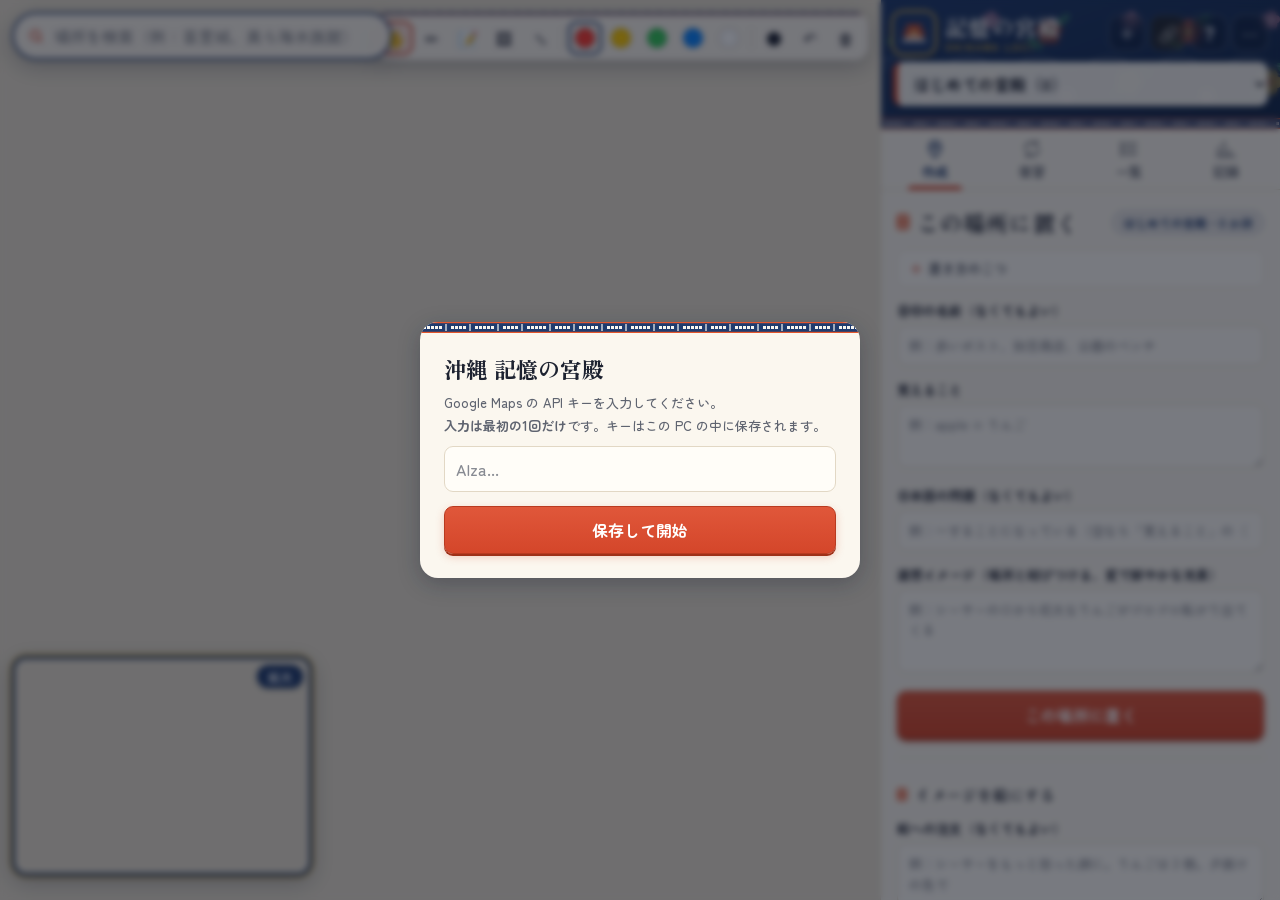
<file: index.html>
<!doctype html>
<html lang="ja">
<head>
<meta charset="utf-8">
<meta name="viewport" content="width=device-width, initial-scale=1">
<title>沖縄 記憶の宮殿</title>
<meta name="theme-color" content="#1f3b6e">
<script>
  // 画面の色（自動／ライト／ダーク）。描画前に当てて、ちらつきを防ぐ
  try { const t = localStorage.getItem('loci-okinawa-theme'); if (t === 'light' || t === 'dark') document.documentElement.dataset.theme = t; } catch (e) {}
</script>
<meta name="apple-mobile-web-app-capable" content="yes">
<meta name="apple-mobile-web-app-title" content="記憶の宮殿">
<link rel="manifest" href="manifest.json?v=3">
<link rel="icon" href="icon.svg?v=2" type="image/svg+xml">
<link rel="apple-touch-icon" sizes="180x180" href="apple-touch-icon.png">
<link rel="preconnect" href="https://fonts.googleapis.com">
<link rel="preconnect" href="https://fonts.gstatic.com" crossorigin>
<link rel="stylesheet" href="https://fonts.googleapis.com/css2?family=Zen+Antique+Soft&family=Zen+Maru+Gothic:wght@500;700&display=swap">
<link rel="stylesheet" href="style.css?v=4">
</head>
<body>

<!-- 初回：APIキー入力 -->
<div id="setup" class="overlay hidden">
  <div class="card">
    <h1>沖縄 記憶の宮殿</h1>
    <p id="setupMsg" class="hint"></p>
    <input id="apiKeyInput" type="password" placeholder="AIza..." autocomplete="off">
    <div class="row-btns">
      <button id="saveKeyBtn" class="primary">保存して開始</button>
      <button id="closeSetupBtn" class="ghost hidden">閉じる</button>
    </div>
  </div>
</div>

<div id="app">
  <div id="stage">
    <div id="pano"></div>
    <canvas id="ink"></canvas>
    <input id="imgFile" type="file" accept="image/*" class="hidden">
    <div id="inkBar">
      <button data-tool="move" class="active" title="視点を動かす">✋</button>
      <button data-tool="pen" title="ペンで落書き">✏️</button>
      <button data-tool="note" title="付箋を貼る（クリックした所に）">📝</button>
      <button data-tool="image" title="画像を貼る（AIで作った絵など。Ctrl+V や ドラッグ&ドロップでもOK）">🖼</button>
      <button data-tool="adjust" title="貼った画像の大きさ・位置を変える（角をドラッグで大きさ、中をドラッグで移動、ホイールでも大きさ、Delete で削除）">⤡</button>
      <span class="sep"></span>
      <button class="swatch active" data-color="#ff3b30" style="--c:#ff3b30" title="赤"></button>
      <button class="swatch" data-color="#ffcc00" style="--c:#ffcc00" title="黄"></button>
      <button class="swatch" data-color="#34c759" style="--c:#34c759" title="緑"></button>
      <button class="swatch" data-color="#0a84ff" style="--c:#0a84ff" title="青"></button>
      <button class="swatch" data-color="#ffffff" style="--c:#ffffff" title="白"></button>
      <span class="sep"></span>
      <button data-ink="width" title="ペンの太さ">●</button>
      <button data-ink="undo" title="1つ戻す">↶</button>
      <button data-ink="clear" title="この場所の落書きを全部消す">🗑</button>
    </div>
    <form id="searchBox" autocomplete="off">
      <input id="searchInput" type="search" placeholder="場所を検索（例：首里城、美ら海水族館）" enterkeyhint="search">
      <ul id="searchResults" class="hidden"></ul>
    </form>
    <div id="mapWrap">
      <button id="mapToggle" title="地図の大きさを切り替え">拡大</button>
      <div id="map"></div>
    </div>
  </div>

  <aside id="panel">
    <header>
      <div class="brand">
        <span class="brand-logo" aria-hidden="true"></span>
        <div class="brand-name">記憶の宮殿<small>OKINAWA LOCI</small></div>
        <div class="hdr-btns">
          <button id="newPalaceBtn" title="新しい宮殿を作る">＋</button>
          <button id="vaultBtn" title="Obsidian と連携する（Vault フォルダを選ぶ）">🔗</button>
          <a id="helpBtn" class="btn" href="help.html" target="_blank" title="使い方">？</a>
          <button id="menuBtn" title="メニュー">⋯</button>
        </div>
      </div>
      <select id="palaceSelect" title="宮殿（ルート）を選ぶ"></select>
      <div id="menu" class="hidden">
        <button data-menu="theme" id="themeMenuBtn">画面の色：自動</button>
        <div class="menu-sep"></div>
        <button data-menu="rename">宮殿の名前を変更</button>
        <button data-menu="delete">この宮殿を削除</button>
        <button data-menu="export">バックアップを保存（JSON）</button>
        <button data-menu="import">バックアップを読み込む</button>
        <button data-menu="storage">保存状況を見る</button>
        <button data-menu="vault-off">Obsidian 連携を解除</button>
        <button data-menu="notify">クラウド連携の設定（同期・LINE 通知）</button>
        <button data-menu="restore">クラウドのバックアップから戻す</button>
        <button data-menu="key">APIキーを変更</button>
      </div>
      <input id="importFile" type="file" accept="application/json,.json" class="hidden">
    </header>
    <div class="minsa" aria-hidden="true"></div>
    <nav class="tabs">
      <button data-mode="build" class="active"><svg viewBox="0 0 24 24" aria-hidden="true"><path d="M12 21s-6.5-6.2-6.5-11.2a6.5 6.5 0 0 1 13 0C18.5 14.8 12 21 12 21z"/><circle cx="12" cy="9.8" r="2.4"/></svg>作成</button>
      <button data-mode="review"><svg viewBox="0 0 24 24" aria-hidden="true"><path d="M4.5 12a7.5 7.5 0 0 1 13-5.1M19.5 12a7.5 7.5 0 0 1-13 5.1"/><path d="M17.8 3.5v3.7h-3.7M6.2 20.5v-3.7h3.7"/></svg>復習</button>
      <button data-mode="list"><svg viewBox="0 0 24 24" aria-hidden="true"><path d="M9 6.5h11M9 12h11M9 17.5h11"/><circle cx="4.5" cy="6.5" r="1.2"/><circle cx="4.5" cy="12" r="1.2"/><circle cx="4.5" cy="17.5" r="1.2"/></svg>一覧</button>
      <button data-mode="stats"><svg viewBox="0 0 24 24" aria-hidden="true"><path d="M4 20V10M10 20V4M16 20v-7M22 20H2"/></svg>記録</button>
    </nav>
    <section id="content"></section>
  </aside>
</div>

<div id="toast"></div>
<script src="app.js?v=6"></script>
</body>
</html>
</file>
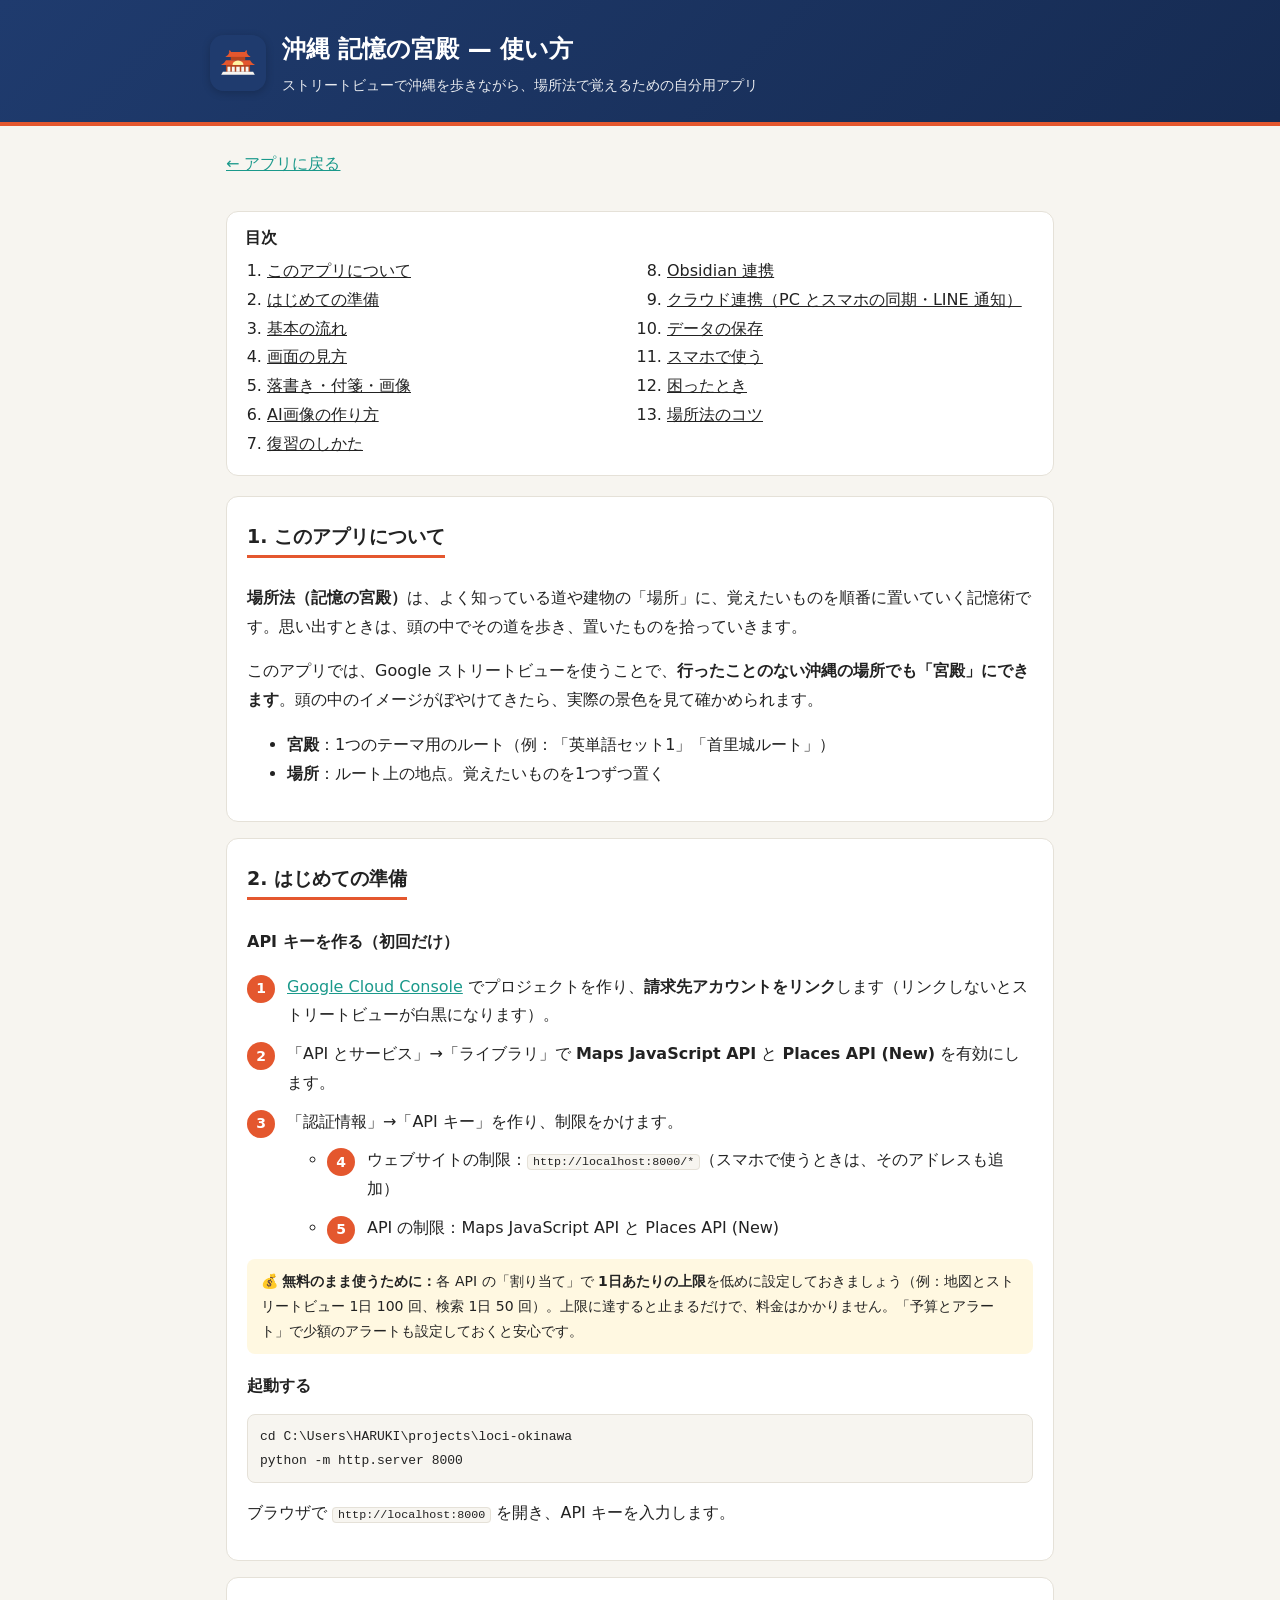
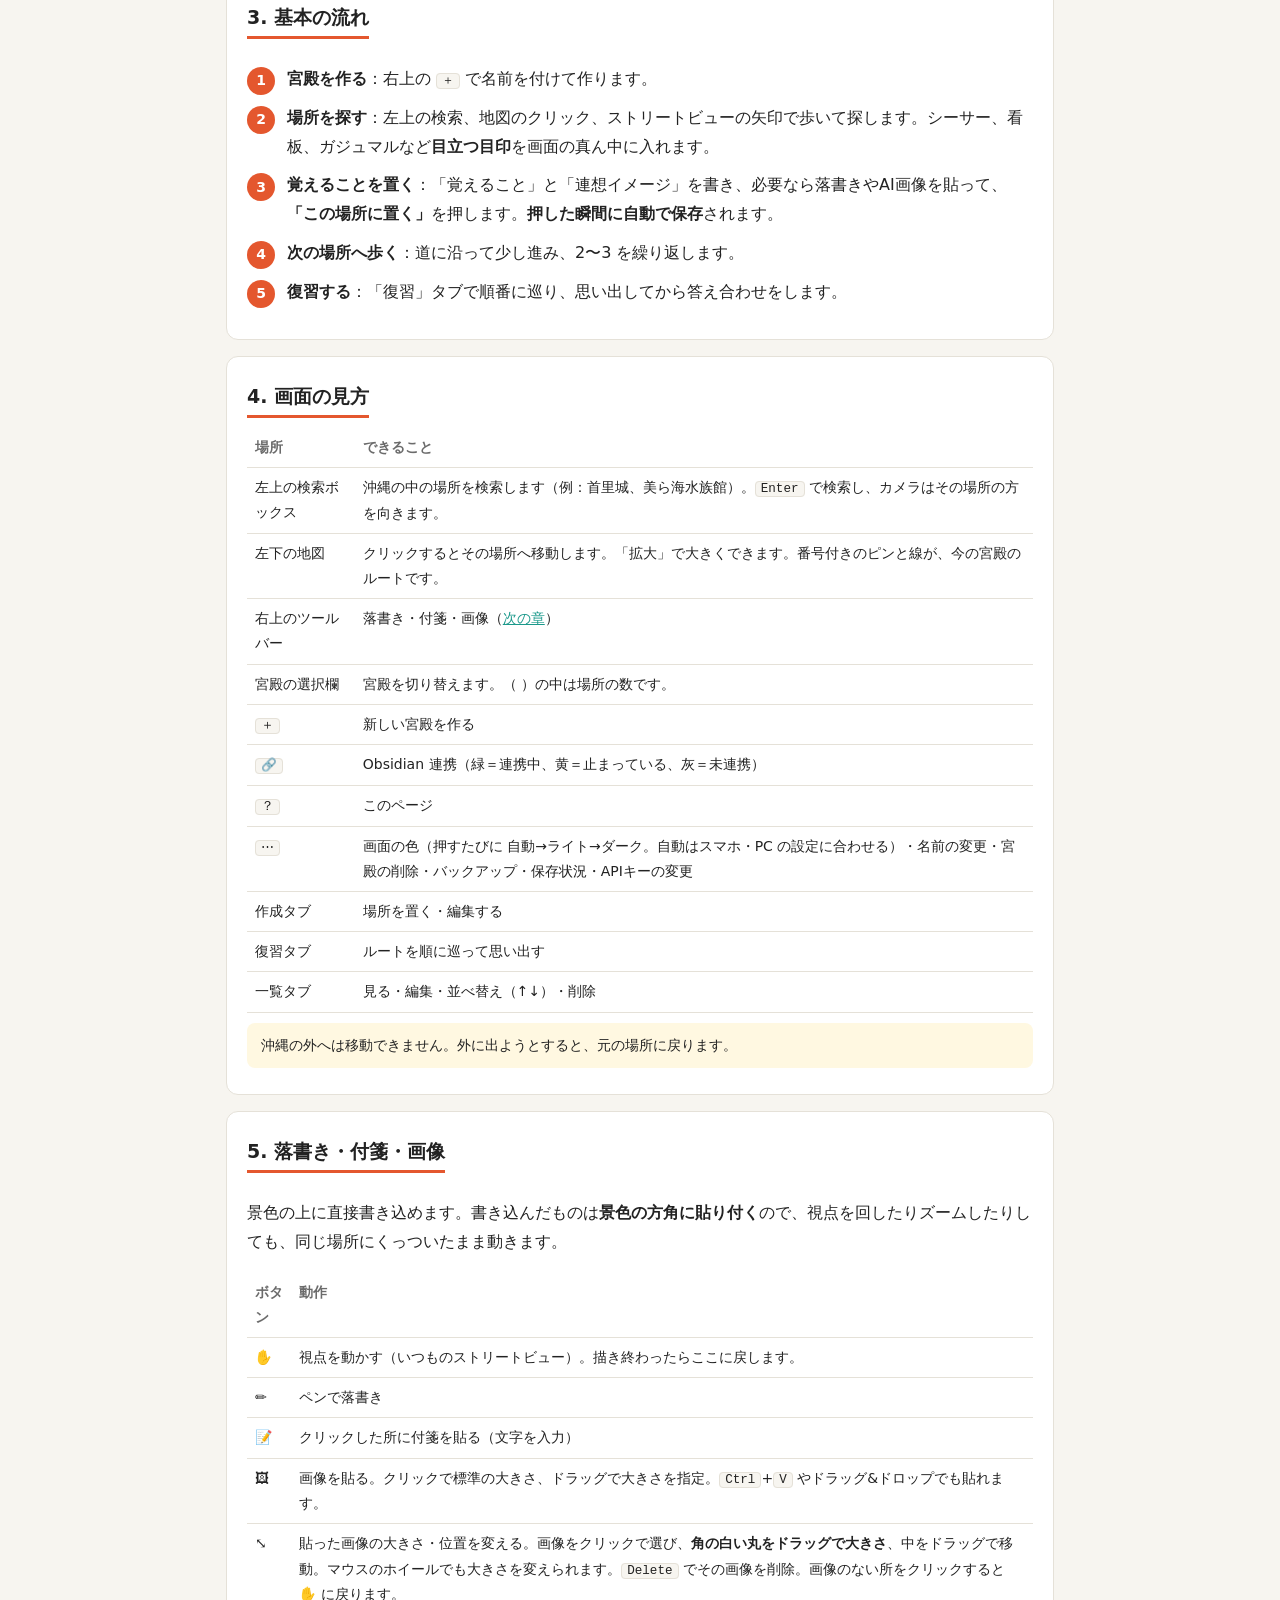
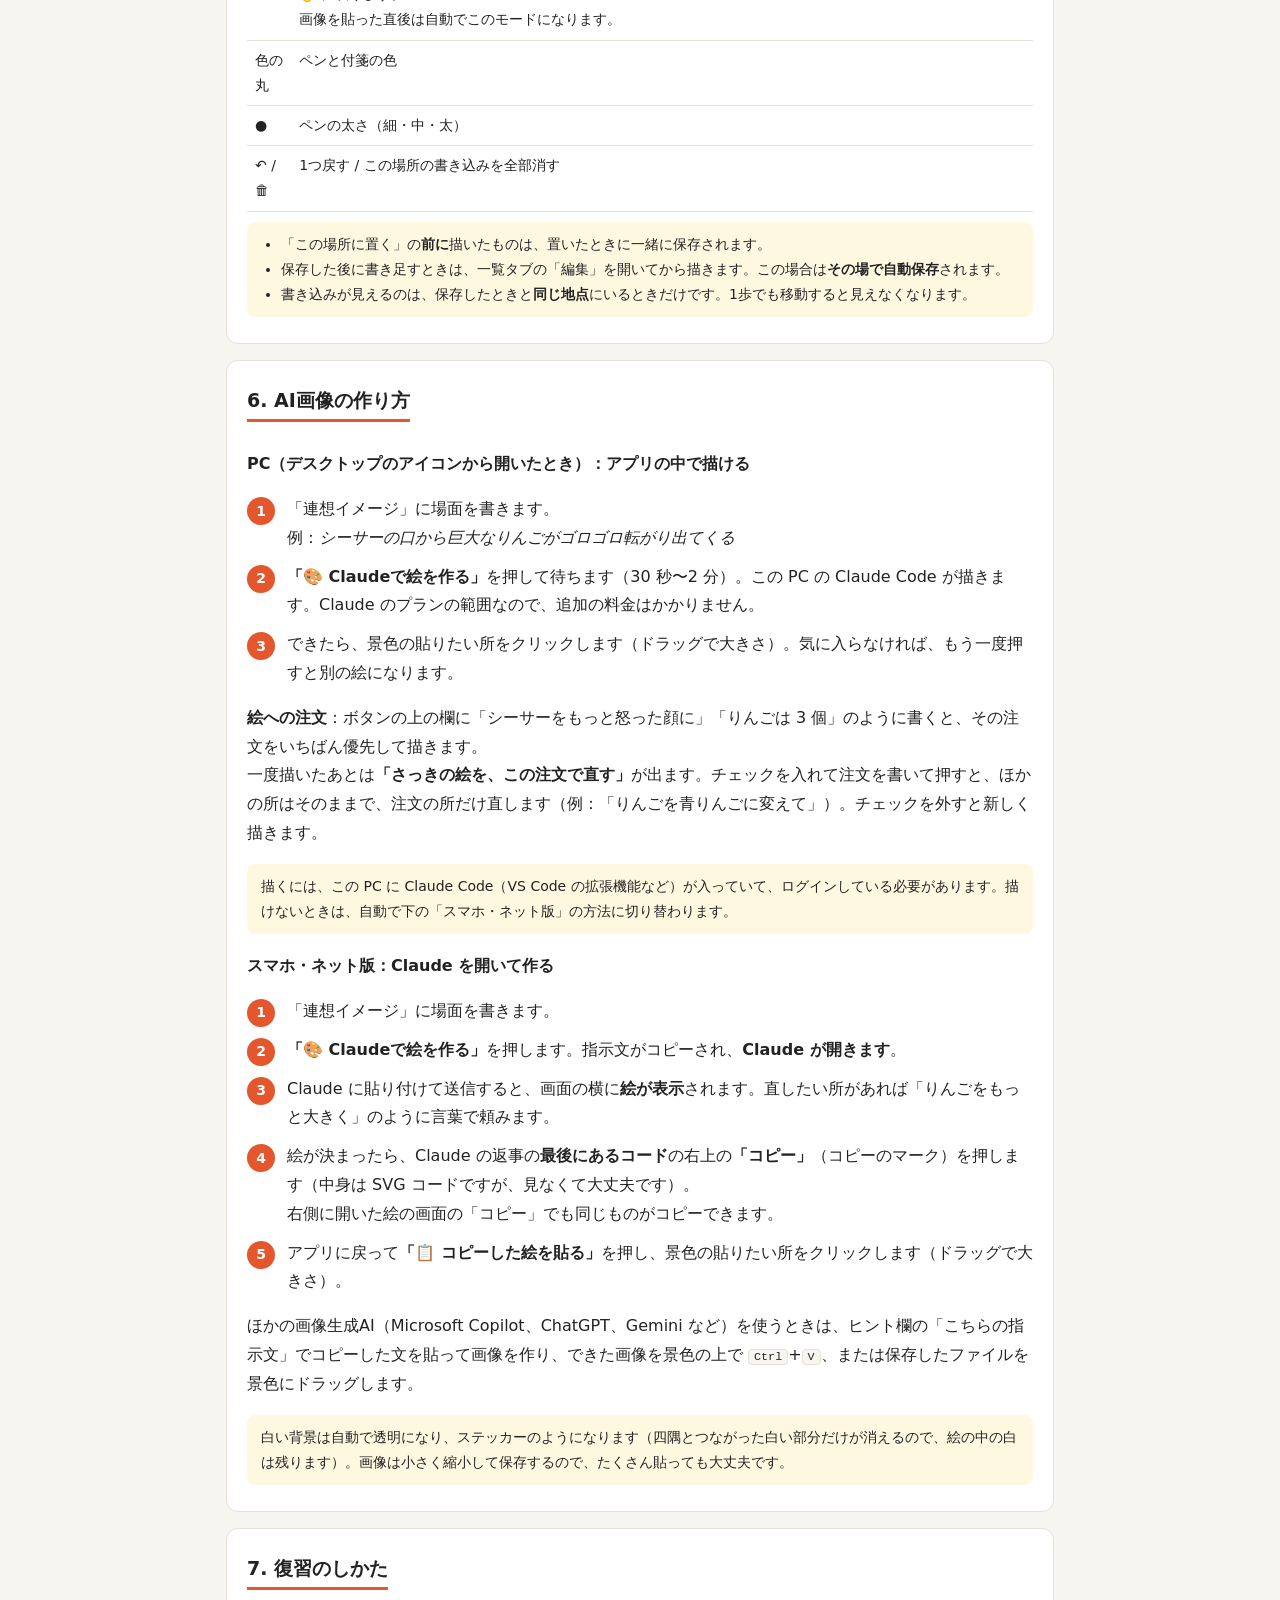
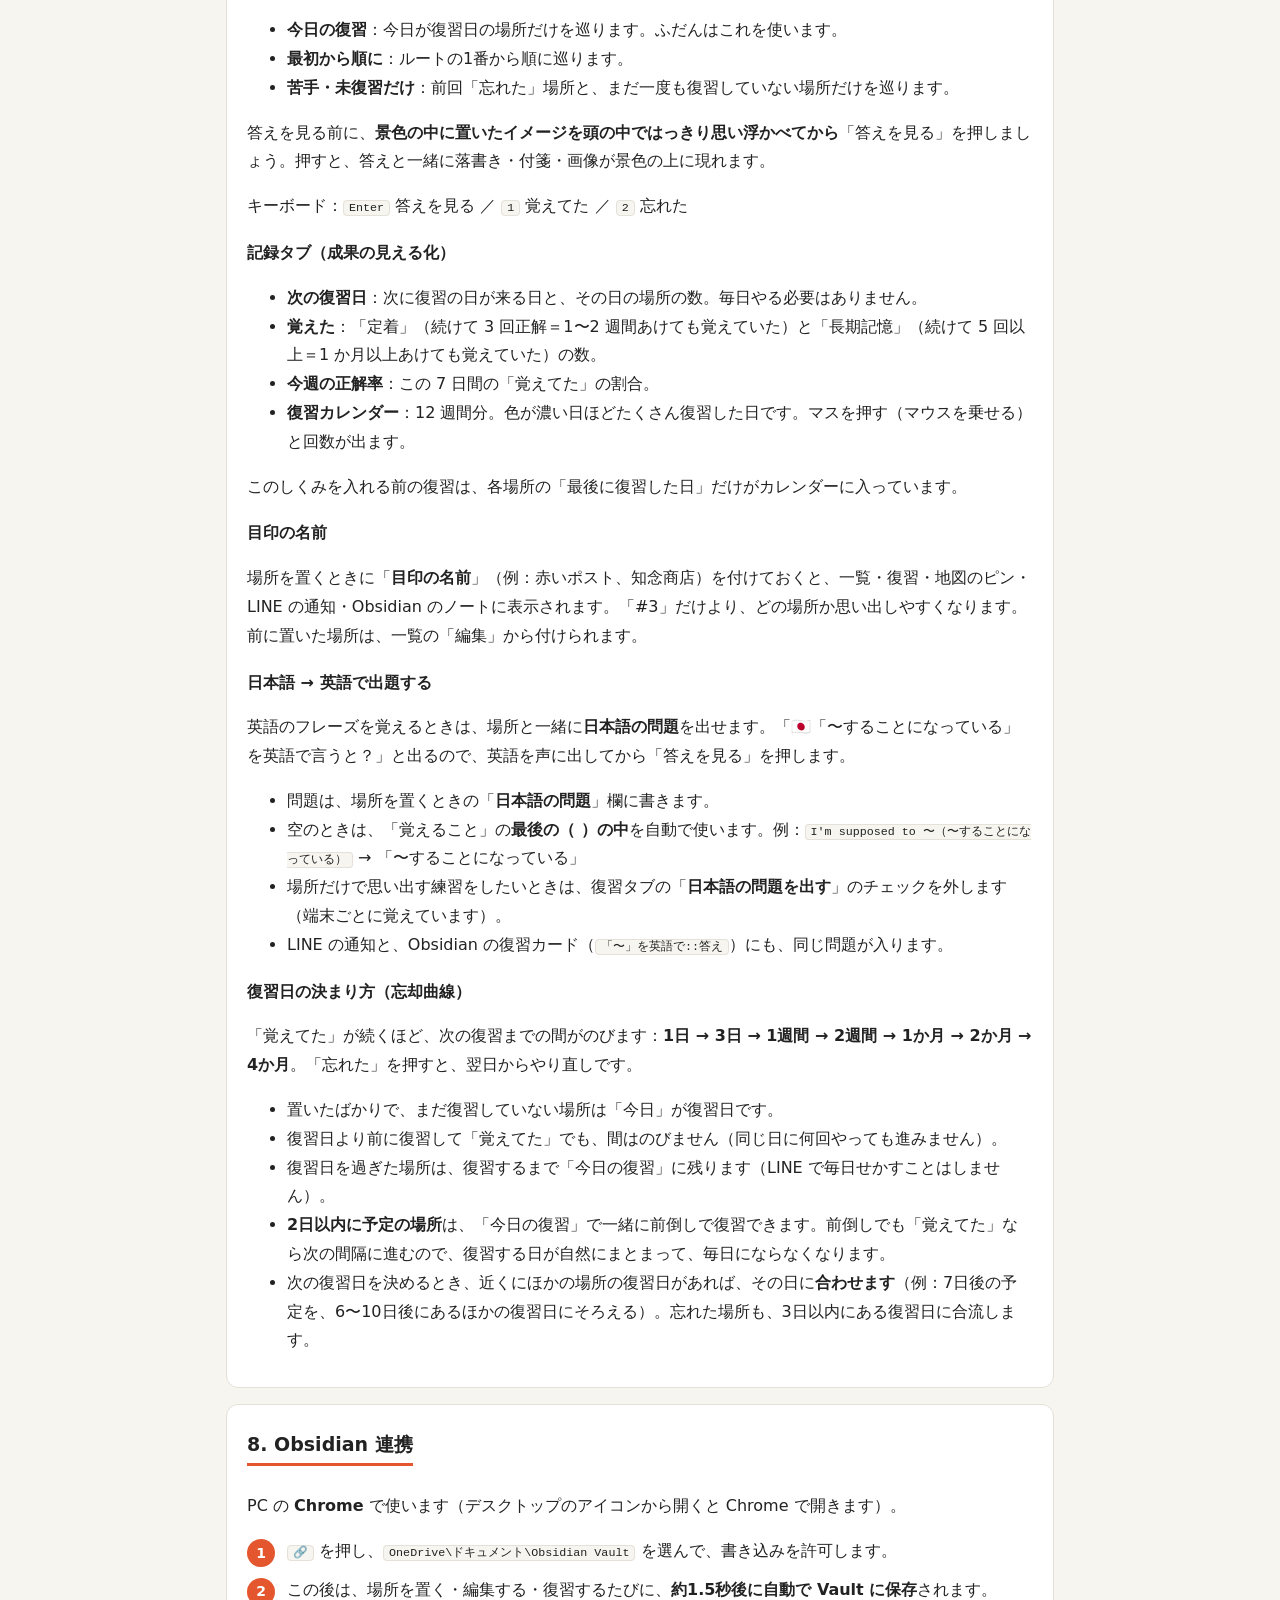
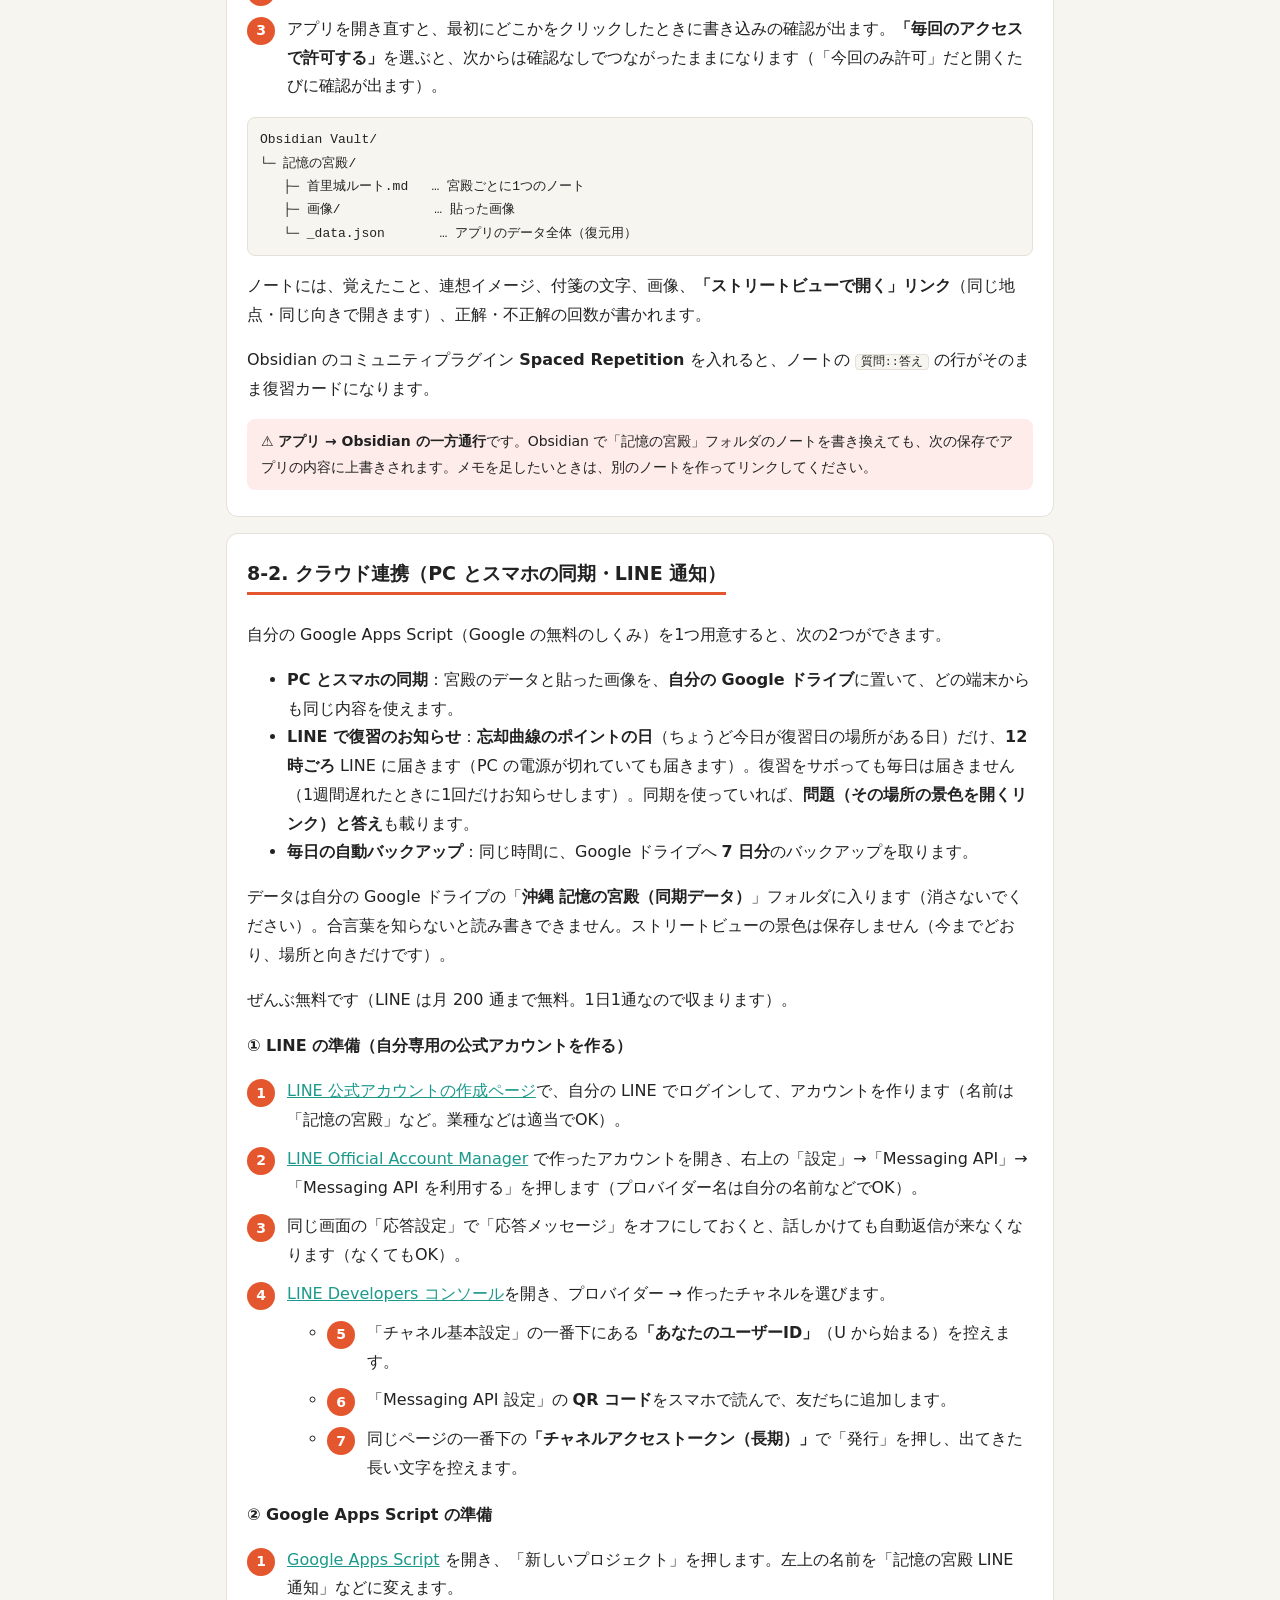
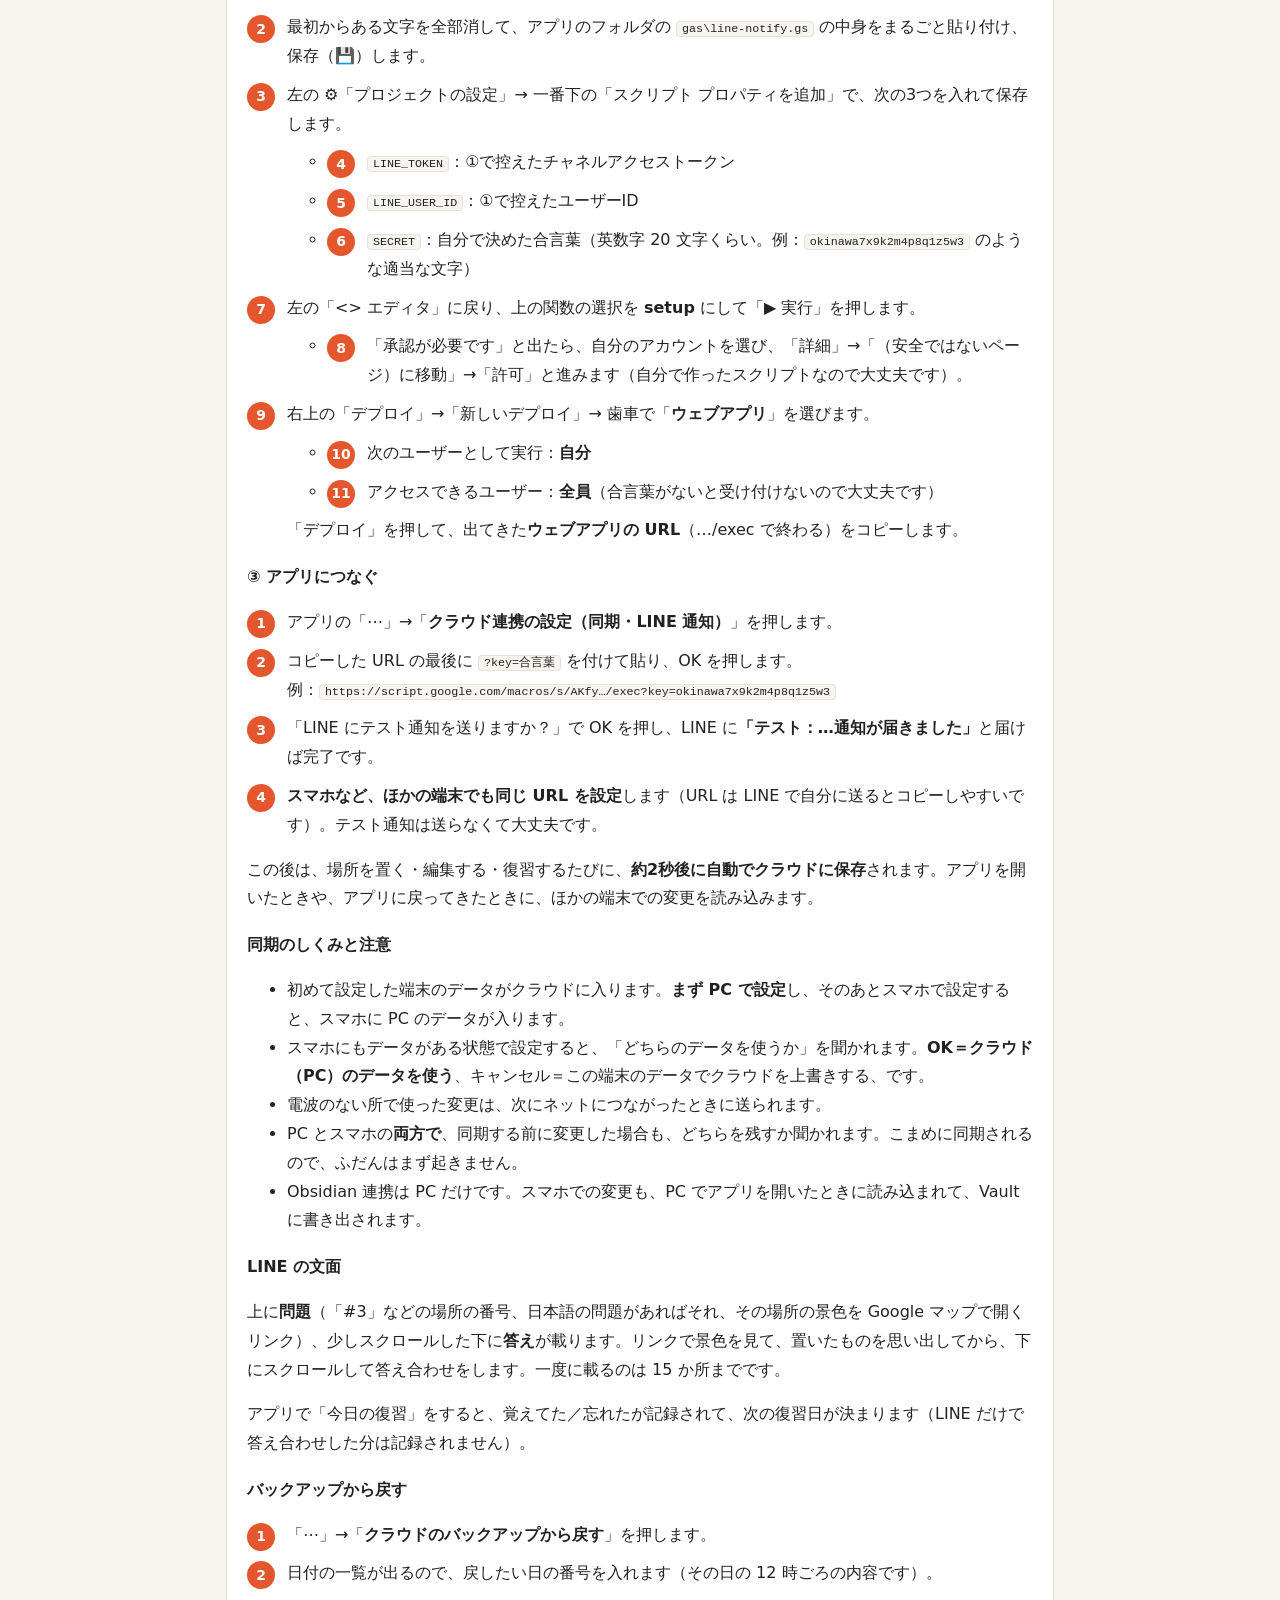
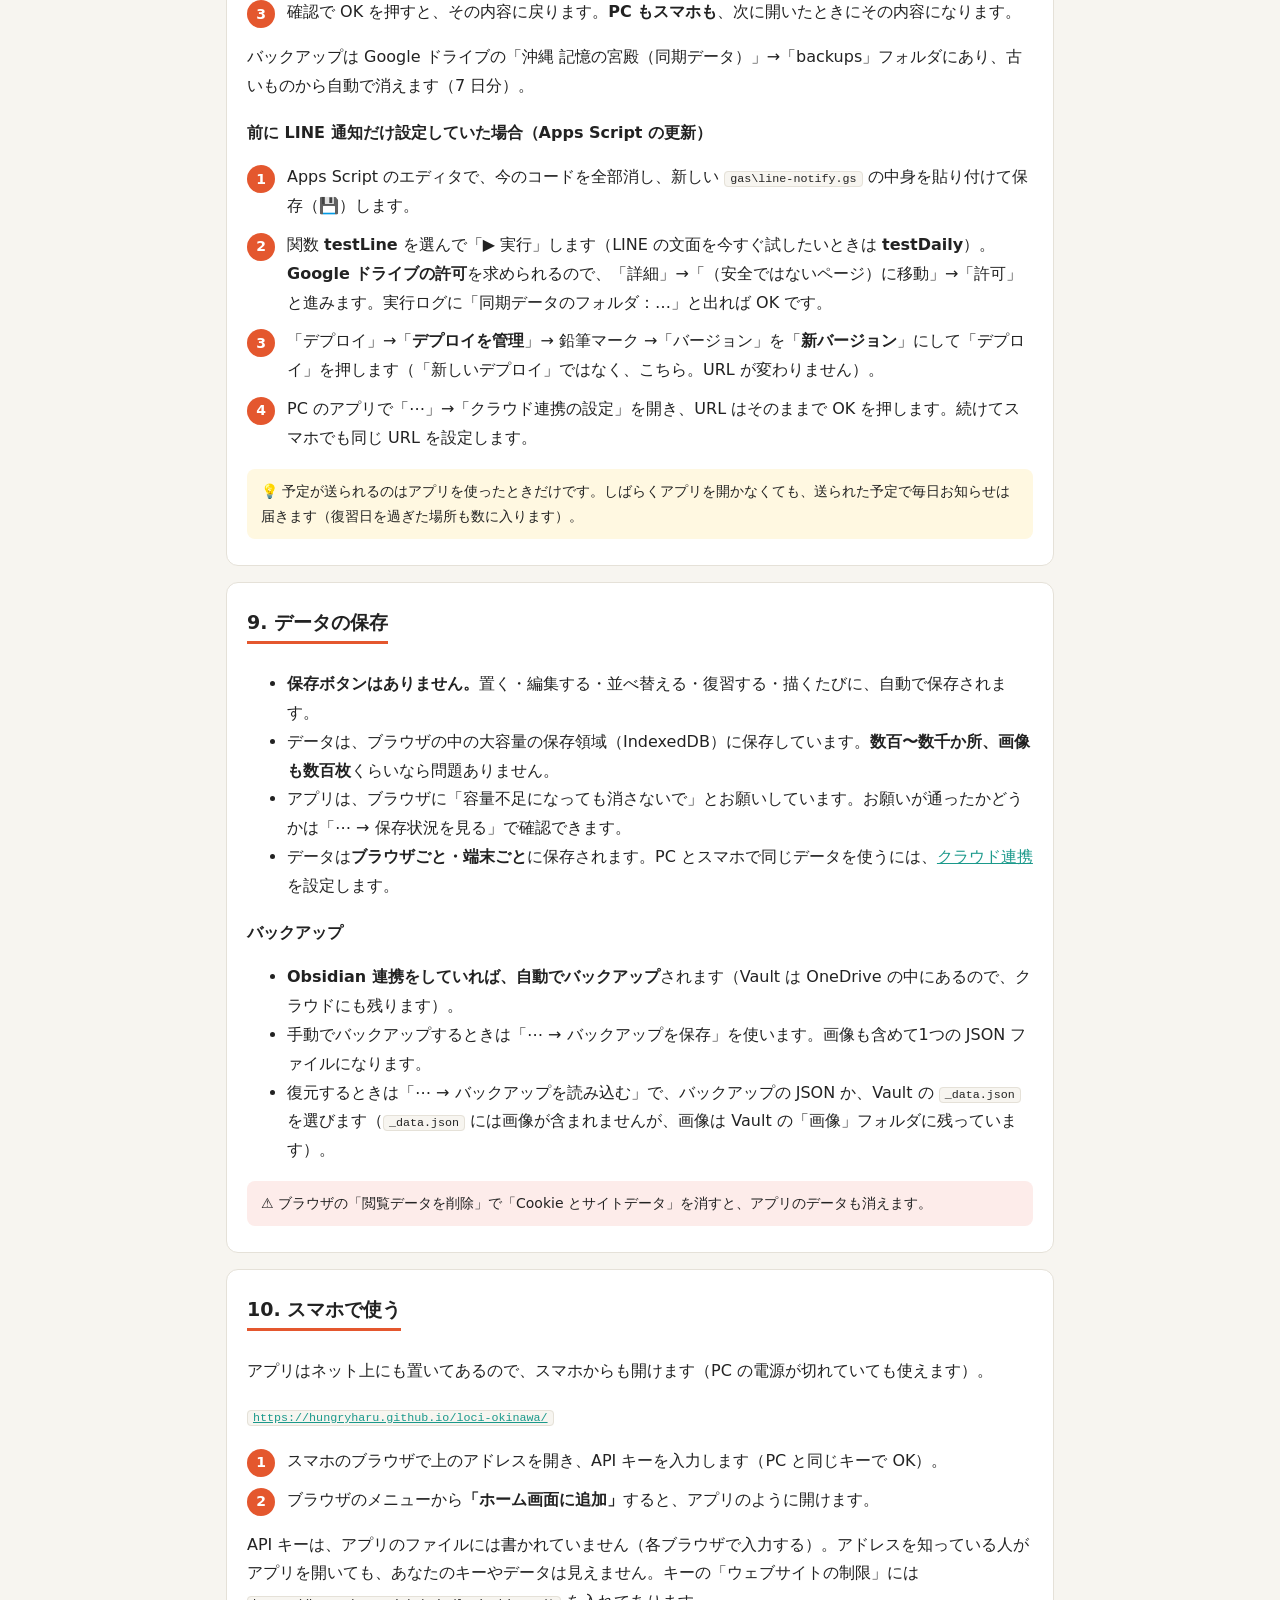
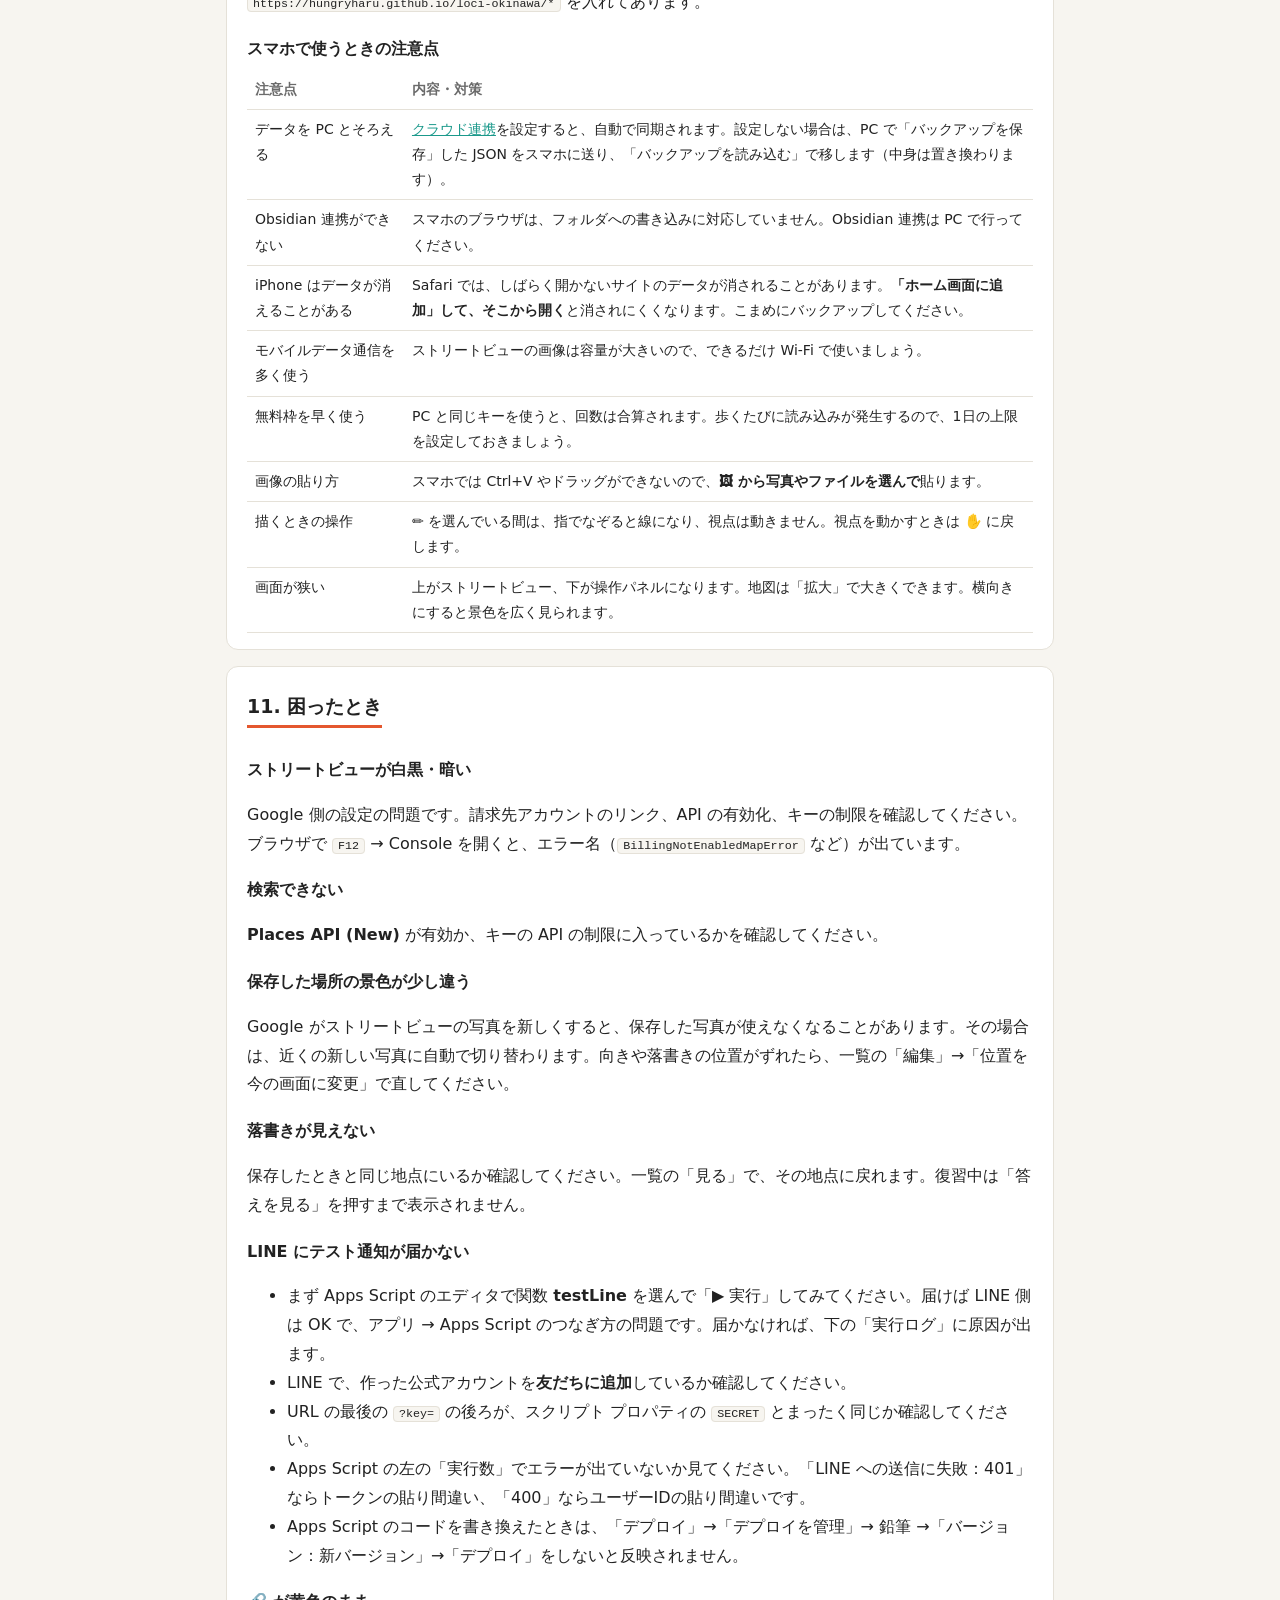
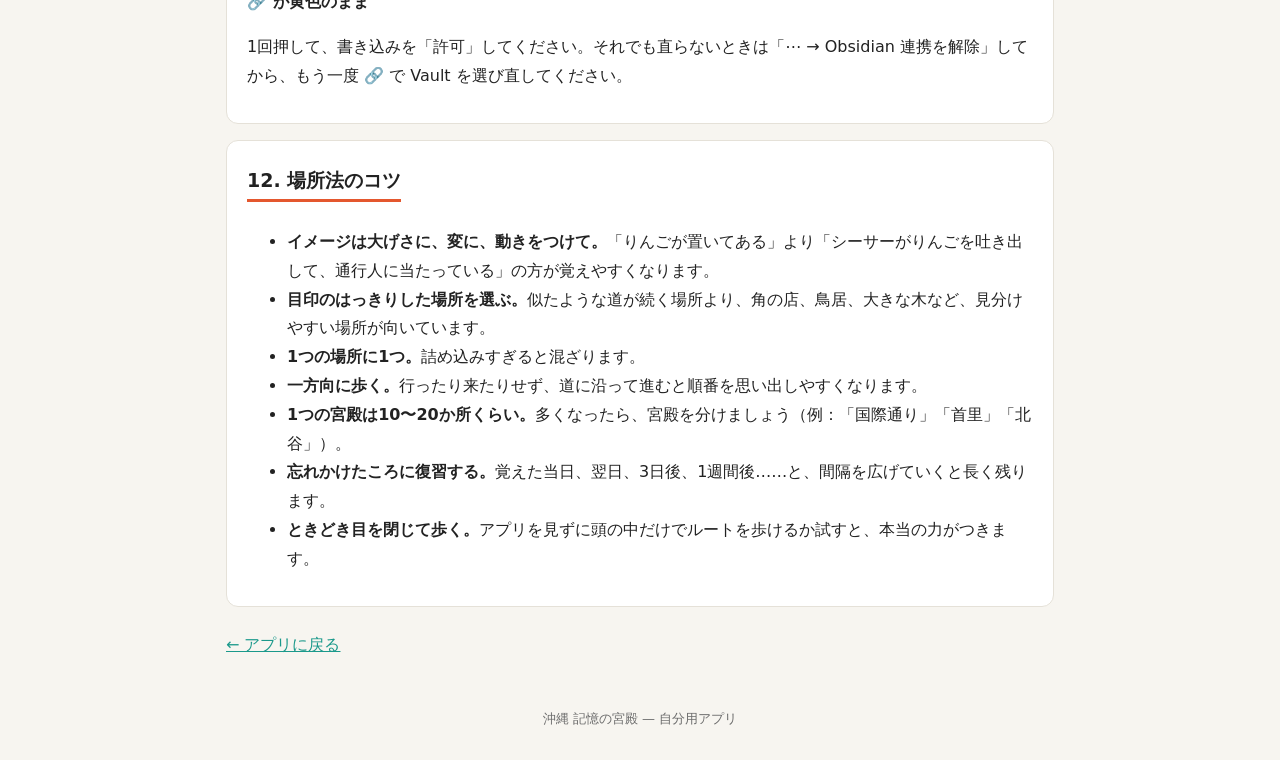
<file: help.html>
<!doctype html>
<html lang="ja">
<head>
<meta charset="utf-8">
<meta name="viewport" content="width=device-width, initial-scale=1">
<title>使い方 - 沖縄 記憶の宮殿</title>
<link rel="icon" href="icon.svg?v=2" type="image/svg+xml">
<script>try { const t = localStorage.getItem('loci-okinawa-theme'); if (t === 'light' || t === 'dark') document.documentElement.dataset.theme = t; } catch (e) {}</script>
<style>
  :root {
    --accent: #e4572e; --accent2: #1b998b; --bg: #f7f5f0; --card: #fff;
    --text: #222; --muted: #6b6b6b; --line: #e5e1d8; --note: #fff8e1; --warn: #fdecea;
  }
  @media (prefers-color-scheme: dark) {
    :root:not([data-theme="light"]) { --bg: #0e1422; --card: #141c2e; --text: #e6e9f0; --muted: #9ba5b9; --line: #283350; --note: #2e2a1c; --warn: #3a2219; --accent2: #35bea9; }
  }
  :root[data-theme="dark"] { --bg: #0e1422; --card: #141c2e; --text: #e6e9f0; --muted: #9ba5b9; --line: #283350; --note: #2e2a1c; --warn: #3a2219; --accent2: #35bea9; }
  * { box-sizing: border-box; }
  body {
    margin: 0; background: var(--bg); color: var(--text); line-height: 1.8;
    font-family: system-ui, "Hiragino Sans", "Yu Gothic UI", "Meiryo", sans-serif;
  }
  header { background: linear-gradient(135deg, #1f3b6e, #162b52); color: #fff; padding: 28px 16px 24px; border-bottom: 4px solid var(--accent); }
  header .wrap { display: flex; align-items: center; gap: 16px; }
  header img { width: 56px; height: 56px; border-radius: 14px; box-shadow: 0 2px 8px rgba(0,0,0,.2); }
  header h1 { margin: 0; font-size: 24px; }
  header p { margin: 2px 0 0; opacity: .9; font-size: 14px; }
  .wrap { max-width: 860px; margin: 0 auto; }
  main { padding: 16px; }
  nav.toc { background: var(--card); border: 1px solid var(--line); border-radius: 12px; padding: 12px 18px; margin: 8px 0 20px; }
  nav.toc ol { margin: 4px 0; padding-left: 22px; columns: 2; column-gap: 32px; }
  @media (max-width: 600px) { nav.toc ol { columns: 1; } }
  nav.toc a { color: var(--text); }
  section { background: var(--card); border: 1px solid var(--line); border-radius: 12px; padding: 4px 20px 16px; margin-bottom: 16px; }
  h2 { font-size: 19px; border-bottom: 3px solid var(--accent); display: inline-block; padding-bottom: 2px; margin: 18px 0 10px; }
  h3 { font-size: 16px; margin: 18px 0 6px; }
  a { color: var(--accent2); }
  code, kbd { background: var(--bg); border: 1px solid var(--line); border-radius: 4px; padding: 0 5px; font-size: 90%; }
  pre { background: var(--bg); border: 1px solid var(--line); border-radius: 8px; padding: 10px 12px; overflow-x: auto; }
  table { border-collapse: collapse; width: 100%; font-size: 14px; }
  th, td { border-bottom: 1px solid var(--line); padding: 7px 8px; text-align: left; vertical-align: top; }
  th { color: var(--muted); font-weight: 600; }
  .table-scroll { overflow-x: auto; }
  .note, .warn { border-radius: 8px; padding: 10px 14px; margin: 10px 0; font-size: 14px; }
  .note { background: var(--note); }
  .warn { background: var(--warn); }
  .steps { counter-reset: s; list-style: none; padding: 0; }
  .steps li { counter-increment: s; position: relative; padding-left: 40px; margin: 10px 0; }
  .steps li::before {
    content: counter(s); position: absolute; left: 0; top: 2px; width: 28px; height: 28px; border-radius: 50%;
    background: var(--accent); color: #fff; font-weight: 700; display: flex; align-items: center; justify-content: center; font-size: 14px;
  }
  .back { display: inline-block; margin: 8px 0 24px; }
  footer { text-align: center; color: var(--muted); font-size: 13px; padding: 8px 16px 32px; }
</style>
</head>
<body>
<header>
  <div class="wrap">
    <img src="icon.svg" alt="">
    <div>
      <h1>沖縄 記憶の宮殿 — 使い方</h1>
      <p>ストリートビューで沖縄を歩きながら、場所法で覚えるための自分用アプリ</p>
    </div>
  </div>
</header>

<main class="wrap">
  <a class="back" href="index.html">← アプリに戻る</a>

  <nav class="toc">
    <b>目次</b>
    <ol>
      <li><a href="#about">このアプリについて</a></li>
      <li><a href="#setup">はじめての準備</a></li>
      <li><a href="#flow">基本の流れ</a></li>
      <li><a href="#screen">画面の見方</a></li>
      <li><a href="#ink">落書き・付箋・画像</a></li>
      <li><a href="#ai">AI画像の作り方</a></li>
      <li><a href="#review">復習のしかた</a></li>
      <li><a href="#obsidian">Obsidian 連携</a></li>
      <li><a href="#line">クラウド連携（PC とスマホの同期・LINE 通知）</a></li>
      <li><a href="#data">データの保存</a></li>
      <li><a href="#phone">スマホで使う</a></li>
      <li><a href="#faq">困ったとき</a></li>
      <li><a href="#tips">場所法のコツ</a></li>
    </ol>
  </nav>

  <section id="about">
    <h2>1. このアプリについて</h2>
    <p><b>場所法（記憶の宮殿）</b>は、よく知っている道や建物の「場所」に、覚えたいものを順番に置いていく記憶術です。思い出すときは、頭の中でその道を歩き、置いたものを拾っていきます。</p>
    <p>このアプリでは、Google ストリートビューを使うことで、<b>行ったことのない沖縄の場所でも「宮殿」にできます</b>。頭の中のイメージがぼやけてきたら、実際の景色を見て確かめられます。</p>
    <ul>
      <li><b>宮殿</b>：1つのテーマ用のルート（例：「英単語セット1」「首里城ルート」）</li>
      <li><b>場所</b>：ルート上の地点。覚えたいものを1つずつ置く</li>
    </ul>
  </section>

  <section id="setup">
    <h2>2. はじめての準備</h2>
    <h3>API キーを作る（初回だけ）</h3>
    <ol class="steps">
      <li><a href="https://console.cloud.google.com/" target="_blank" rel="noopener">Google Cloud Console</a> でプロジェクトを作り、<b>請求先アカウントをリンク</b>します（リンクしないとストリートビューが白黒になります）。</li>
      <li>「API とサービス」→「ライブラリ」で <b>Maps JavaScript API</b> と <b>Places API (New)</b> を有効にします。</li>
      <li>「認証情報」→「API キー」を作り、制限をかけます。
        <ul>
          <li>ウェブサイトの制限：<code>http://localhost:8000/*</code>（スマホで使うときは、そのアドレスも追加）</li>
          <li>API の制限：Maps JavaScript API と Places API (New)</li>
        </ul>
      </li>
    </ol>
    <div class="note">💰 <b>無料のまま使うために：</b>各 API の「割り当て」で <b>1日あたりの上限</b>を低めに設定しておきましょう（例：地図とストリートビュー 1日 100 回、検索 1日 50 回）。上限に達すると止まるだけで、料金はかかりません。「予算とアラート」で少額のアラートも設定しておくと安心です。</div>

    <h3>起動する</h3>
<pre>cd C:\Users\HARUKI\projects\loci-okinawa
python -m http.server 8000</pre>
    <p>ブラウザで <code>http://localhost:8000</code> を開き、API キーを入力します。</p>
  </section>

  <section id="flow">
    <h2>3. 基本の流れ</h2>
    <ol class="steps">
      <li><b>宮殿を作る</b>：右上の <kbd>＋</kbd> で名前を付けて作ります。</li>
      <li><b>場所を探す</b>：左上の検索、地図のクリック、ストリートビューの矢印で歩いて探します。シーサー、看板、ガジュマルなど<b>目立つ目印</b>を画面の真ん中に入れます。</li>
      <li><b>覚えることを置く</b>：「覚えること」と「連想イメージ」を書き、必要なら落書きやAI画像を貼って、<b>「この場所に置く」</b>を押します。<b>押した瞬間に自動で保存</b>されます。</li>
      <li><b>次の場所へ歩く</b>：道に沿って少し進み、2〜3 を繰り返します。</li>
      <li><b>復習する</b>：「復習」タブで順番に巡り、思い出してから答え合わせをします。</li>
    </ol>
  </section>

  <section id="screen">
    <h2>4. 画面の見方</h2>
    <div class="table-scroll"><table>
      <tr><th>場所</th><th>できること</th></tr>
      <tr><td>左上の検索ボックス</td><td>沖縄の中の場所を検索します（例：首里城、美ら海水族館）。<kbd>Enter</kbd> で検索し、カメラはその場所の方を向きます。</td></tr>
      <tr><td>左下の地図</td><td>クリックするとその場所へ移動します。「拡大」で大きくできます。番号付きのピンと線が、今の宮殿のルートです。</td></tr>
      <tr><td>右上のツールバー</td><td>落書き・付箋・画像（<a href="#ink">次の章</a>）</td></tr>
      <tr><td>宮殿の選択欄</td><td>宮殿を切り替えます。（ ）の中は場所の数です。</td></tr>
      <tr><td><kbd>＋</kbd></td><td>新しい宮殿を作る</td></tr>
      <tr><td><kbd>🔗</kbd></td><td>Obsidian 連携（緑＝連携中、黄＝止まっている、灰＝未連携）</td></tr>
      <tr><td><kbd>？</kbd></td><td>このページ</td></tr>
      <tr><td><kbd>⋯</kbd></td><td>画面の色（押すたびに 自動→ライト→ダーク。自動はスマホ・PC の設定に合わせる）・名前の変更・宮殿の削除・バックアップ・保存状況・APIキーの変更</td></tr>
      <tr><td>作成タブ</td><td>場所を置く・編集する</td></tr>
      <tr><td>復習タブ</td><td>ルートを順に巡って思い出す</td></tr>
      <tr><td>一覧タブ</td><td>見る・編集・並べ替え（↑↓）・削除</td></tr>
    </table></div>
    <div class="note">沖縄の外へは移動できません。外に出ようとすると、元の場所に戻ります。</div>
  </section>

  <section id="ink">
    <h2>5. 落書き・付箋・画像</h2>
    <p>景色の上に直接書き込めます。書き込んだものは<b>景色の方角に貼り付く</b>ので、視点を回したりズームしたりしても、同じ場所にくっついたまま動きます。</p>
    <div class="table-scroll"><table>
      <tr><th>ボタン</th><th>動作</th></tr>
      <tr><td>✋</td><td>視点を動かす（いつものストリートビュー）。描き終わったらここに戻します。</td></tr>
      <tr><td>✏️</td><td>ペンで落書き</td></tr>
      <tr><td>📝</td><td>クリックした所に付箋を貼る（文字を入力）</td></tr>
      <tr><td>🖼</td><td>画像を貼る。クリックで標準の大きさ、ドラッグで大きさを指定。<kbd>Ctrl</kbd>+<kbd>V</kbd> やドラッグ&ドロップでも貼れます。</td></tr>
      <tr><td>⤡</td><td>貼った画像の大きさ・位置を変える。画像をクリックで選び、<b>角の白い丸をドラッグで大きさ</b>、中をドラッグで移動。マウスのホイールでも大きさを変えられます。<kbd>Delete</kbd> でその画像を削除。画像のない所をクリックすると ✋ に戻ります。<br>画像を貼った直後は自動でこのモードになります。</td></tr>
      <tr><td>色の丸</td><td>ペンと付箋の色</td></tr>
      <tr><td>●</td><td>ペンの太さ（細・中・太）</td></tr>
      <tr><td>↶ / 🗑</td><td>1つ戻す / この場所の書き込みを全部消す</td></tr>
    </table></div>
    <div class="note">
      <ul style="margin:0;padding-left:20px">
        <li>「この場所に置く」の<b>前に</b>描いたものは、置いたときに一緒に保存されます。</li>
        <li>保存した後に書き足すときは、一覧タブの「編集」を開いてから描きます。この場合は<b>その場で自動保存</b>されます。</li>
        <li>書き込みが見えるのは、保存したときと<b>同じ地点</b>にいるときだけです。1歩でも移動すると見えなくなります。</li>
      </ul>
    </div>
  </section>

  <section id="ai">
    <h2>6. AI画像の作り方</h2>
    <h3>PC（デスクトップのアイコンから開いたとき）：アプリの中で描ける</h3>
    <ol class="steps">
      <li>「連想イメージ」に場面を書きます。<br>例：<i>シーサーの口から巨大なりんごがゴロゴロ転がり出てくる</i></li>
      <li><b>「🎨 Claudeで絵を作る」</b>を押して待ちます（30 秒〜2 分）。この PC の Claude Code が描きます。Claude のプランの範囲なので、追加の料金はかかりません。</li>
      <li>できたら、景色の貼りたい所をクリックします（ドラッグで大きさ）。気に入らなければ、もう一度押すと別の絵になります。</li>
    </ol>
    <p><b>絵への注文</b>：ボタンの上の欄に「シーサーをもっと怒った顔に」「りんごは 3 個」のように書くと、その注文をいちばん優先して描きます。<br>
    一度描いたあとは<b>「さっきの絵を、この注文で直す」</b>が出ます。チェックを入れて注文を書いて押すと、ほかの所はそのままで、注文の所だけ直します（例：「りんごを青りんごに変えて」）。チェックを外すと新しく描きます。</p>
    <div class="note">描くには、この PC に Claude Code（VS Code の拡張機能など）が入っていて、ログインしている必要があります。描けないときは、自動で下の「スマホ・ネット版」の方法に切り替わります。</div>
    <h3>スマホ・ネット版：Claude を開いて作る</h3>
    <ol class="steps">
      <li>「連想イメージ」に場面を書きます。</li>
      <li><b>「🎨 Claudeで絵を作る」</b>を押します。指示文がコピーされ、<b>Claude が開きます</b>。</li>
      <li>Claude に貼り付けて送信すると、画面の横に<b>絵が表示</b>されます。直したい所があれば「りんごをもっと大きく」のように言葉で頼みます。</li>
      <li>絵が決まったら、Claude の返事の<b>最後にあるコード</b>の右上の<b>「コピー」</b>（コピーのマーク）を押します（中身は SVG コードですが、見なくて大丈夫です）。<br>右側に開いた絵の画面の「コピー」でも同じものがコピーできます。</li>
      <li>アプリに戻って<b>「📋 コピーした絵を貼る」</b>を押し、景色の貼りたい所をクリックします（ドラッグで大きさ）。</li>
    </ol>
    <p>ほかの画像生成AI（Microsoft Copilot、ChatGPT、Gemini など）を使うときは、ヒント欄の「こちらの指示文」でコピーした文を貼って画像を作り、できた画像を景色の上で <kbd>Ctrl</kbd>+<kbd>V</kbd>、または保存したファイルを景色にドラッグします。</p>
    <div class="note">白い背景は自動で透明になり、ステッカーのようになります（四隅とつながった白い部分だけが消えるので、絵の中の白は残ります）。画像は小さく縮小して保存するので、たくさん貼っても大丈夫です。</div>
  </section>

  <section id="review">
    <h2>7. 復習のしかた</h2>
    <ul>
      <li><b>今日の復習</b>：今日が復習日の場所だけを巡ります。ふだんはこれを使います。</li>
      <li><b>最初から順に</b>：ルートの1番から順に巡ります。</li>
      <li><b>苦手・未復習だけ</b>：前回「忘れた」場所と、まだ一度も復習していない場所だけを巡ります。</li>
    </ul>
    <p>答えを見る前に、<b>景色の中に置いたイメージを頭の中ではっきり思い浮かべてから</b>「答えを見る」を押しましょう。押すと、答えと一緒に落書き・付箋・画像が景色の上に現れます。</p>
    <p>キーボード：<kbd>Enter</kbd> 答えを見る ／ <kbd>1</kbd> 覚えてた ／ <kbd>2</kbd> 忘れた</p>
    <h3>記録タブ（成果の見える化）</h3>
    <ul>
      <li><b>次の復習日</b>：次に復習の日が来る日と、その日の場所の数。毎日やる必要はありません。</li>
      <li><b>覚えた</b>：「定着」（続けて 3 回正解＝1〜2 週間あけても覚えていた）と「長期記憶」（続けて 5 回以上＝1 か月以上あけても覚えていた）の数。</li>
      <li><b>今週の正解率</b>：この 7 日間の「覚えてた」の割合。</li>
      <li><b>復習カレンダー</b>：12 週間分。色が濃い日ほどたくさん復習した日です。マスを押す（マウスを乗せる）と回数が出ます。</li>
    </ul>
    <p>このしくみを入れる前の復習は、各場所の「最後に復習した日」だけがカレンダーに入っています。</p>
    <h3>目印の名前</h3>
    <p>場所を置くときに「<b>目印の名前</b>」（例：赤いポスト、知念商店）を付けておくと、一覧・復習・地図のピン・LINE の通知・Obsidian のノートに表示されます。「#3」だけより、どの場所か思い出しやすくなります。前に置いた場所は、一覧の「編集」から付けられます。</p>
    <h3>日本語 → 英語で出題する</h3>
    <p>英語のフレーズを覚えるときは、場所と一緒に<b>日本語の問題</b>を出せます。「🇯🇵「〜することになっている」を英語で言うと？」と出るので、英語を声に出してから「答えを見る」を押します。</p>
    <ul>
      <li>問題は、場所を置くときの「<b>日本語の問題</b>」欄に書きます。</li>
      <li>空のときは、「覚えること」の<b>最後の（ ）の中</b>を自動で使います。例：<code>I'm supposed to 〜（〜することになっている）</code> → 「〜することになっている」</li>
      <li>場所だけで思い出す練習をしたいときは、復習タブの「<b>日本語の問題を出す</b>」のチェックを外します（端末ごとに覚えています）。</li>
      <li>LINE の通知と、Obsidian の復習カード（<code>「〜」を英語で::答え</code>）にも、同じ問題が入ります。</li>
    </ul>
    <h3>復習日の決まり方（忘却曲線）</h3>
    <p>「覚えてた」が続くほど、次の復習までの間がのびます：<b>1日 → 3日 → 1週間 → 2週間 → 1か月 → 2か月 → 4か月</b>。「忘れた」を押すと、翌日からやり直しです。</p>
    <ul>
      <li>置いたばかりで、まだ復習していない場所は「今日」が復習日です。</li>
      <li>復習日より前に復習して「覚えてた」でも、間はのびません（同じ日に何回やっても進みません）。</li>
      <li>復習日を過ぎた場所は、復習するまで「今日の復習」に残ります（LINE で毎日せかすことはしません）。</li>
      <li><b>2日以内に予定の場所</b>は、「今日の復習」で一緒に前倒しで復習できます。前倒しでも「覚えてた」なら次の間隔に進むので、復習する日が自然にまとまって、毎日にならなくなります。</li>
      <li>次の復習日を決めるとき、近くにほかの場所の復習日があれば、その日に<b>合わせます</b>（例：7日後の予定を、6〜10日後にあるほかの復習日にそろえる）。忘れた場所も、3日以内にある復習日に合流します。</li>
    </ul>
  </section>

  <section id="obsidian">
    <h2>8. Obsidian 連携</h2>
    <p>PC の <b>Chrome</b> で使います（デスクトップのアイコンから開くと Chrome で開きます）。</p>
    <ol class="steps">
      <li><kbd>🔗</kbd> を押し、<code>OneDrive\ドキュメント\Obsidian Vault</code> を選んで、書き込みを許可します。</li>
      <li>この後は、場所を置く・編集する・復習するたびに、<b>約1.5秒後に自動で Vault に保存</b>されます。</li>
      <li>アプリを開き直すと、最初にどこかをクリックしたときに書き込みの確認が出ます。<b>「毎回のアクセスで許可する」</b>を選ぶと、次からは確認なしでつながったままになります（「今回のみ許可」だと開くたびに確認が出ます）。</li>
    </ol>
<pre>Obsidian Vault/
└─ 記憶の宮殿/
   ├─ 首里城ルート.md   … 宮殿ごとに1つのノート
   ├─ 画像/            … 貼った画像
   └─ _data.json       … アプリのデータ全体（復元用）</pre>
    <p>ノートには、覚えたこと、連想イメージ、付箋の文字、画像、<b>「ストリートビューで開く」リンク</b>（同じ地点・同じ向きで開きます）、正解・不正解の回数が書かれます。</p>
    <p>Obsidian のコミュニティプラグイン <b>Spaced Repetition</b> を入れると、ノートの <code>質問::答え</code> の行がそのまま復習カードになります。</p>
    <div class="warn">⚠ <b>アプリ → Obsidian の一方通行</b>です。Obsidian で「記憶の宮殿」フォルダのノートを書き換えても、次の保存でアプリの内容に上書きされます。メモを足したいときは、別のノートを作ってリンクしてください。</div>
  </section>

  <section id="line">
    <h2>8-2. クラウド連携（PC とスマホの同期・LINE 通知）</h2>
    <p>自分の Google Apps Script（Google の無料のしくみ）を1つ用意すると、次の2つができます。</p>
    <ul>
      <li><b>PC とスマホの同期</b>：宮殿のデータと貼った画像を、<b>自分の Google ドライブ</b>に置いて、どの端末からも同じ内容を使えます。</li>
      <li><b>LINE で復習のお知らせ</b>：<b>忘却曲線のポイントの日</b>（ちょうど今日が復習日の場所がある日）だけ、<b>12 時ごろ</b> LINE に届きます（PC の電源が切れていても届きます）。復習をサボっても毎日は届きません（1週間遅れたときに1回だけお知らせします）。同期を使っていれば、<b>問題（その場所の景色を開くリンク）と答え</b>も載ります。</li>
      <li><b>毎日の自動バックアップ</b>：同じ時間に、Google ドライブへ <b>7 日分</b>のバックアップを取ります。</li>
    </ul>
    <p>データは自分の Google ドライブの「<b>沖縄 記憶の宮殿（同期データ）</b>」フォルダに入ります（消さないでください）。合言葉を知らないと読み書きできません。ストリートビューの景色は保存しません（今までどおり、場所と向きだけです）。</p>
    <p>ぜんぶ無料です（LINE は月 200 通まで無料。1日1通なので収まります）。</p>

    <h3>① LINE の準備（自分専用の公式アカウントを作る）</h3>
    <ol class="steps">
      <li><a href="https://entry.line.biz/start/jp/" target="_blank" rel="noopener">LINE 公式アカウントの作成ページ</a>で、自分の LINE でログインして、アカウントを作ります（名前は「記憶の宮殿」など。業種などは適当でOK）。</li>
      <li><a href="https://manager.line.biz/" target="_blank" rel="noopener">LINE Official Account Manager</a> で作ったアカウントを開き、右上の「設定」→「Messaging API」→「Messaging API を利用する」を押します（プロバイダー名は自分の名前などでOK）。</li>
      <li>同じ画面の「応答設定」で「応答メッセージ」をオフにしておくと、話しかけても自動返信が来なくなります（なくてもOK）。</li>
      <li><a href="https://developers.line.biz/console/" target="_blank" rel="noopener">LINE Developers コンソール</a>を開き、プロバイダー → 作ったチャネルを選びます。
        <ul>
          <li>「チャネル基本設定」の一番下にある<b>「あなたのユーザーID」</b>（U から始まる）を控えます。</li>
          <li>「Messaging API 設定」の <b>QR コード</b>をスマホで読んで、友だちに追加します。</li>
          <li>同じページの一番下の<b>「チャネルアクセストークン（長期）」</b>で「発行」を押し、出てきた長い文字を控えます。</li>
        </ul>
      </li>
    </ol>

    <h3>② Google Apps Script の準備</h3>
    <ol class="steps">
      <li><a href="https://script.google.com/" target="_blank" rel="noopener">Google Apps Script</a> を開き、「新しいプロジェクト」を押します。左上の名前を「記憶の宮殿 LINE 通知」などに変えます。</li>
      <li>最初からある文字を全部消して、アプリのフォルダの <code>gas\line-notify.gs</code> の中身をまるごと貼り付け、保存（💾）します。</li>
      <li>左の ⚙「プロジェクトの設定」→ 一番下の「スクリプト プロパティを追加」で、次の3つを入れて保存します。
        <ul>
          <li><code>LINE_TOKEN</code>：①で控えたチャネルアクセストークン</li>
          <li><code>LINE_USER_ID</code>：①で控えたユーザーID</li>
          <li><code>SECRET</code>：自分で決めた合言葉（英数字 20 文字くらい。例：<code>okinawa7x9k2m4p8q1z5w3</code> のような適当な文字）</li>
        </ul>
      </li>
      <li>左の「&lt;&gt; エディタ」に戻り、上の関数の選択を <b>setup</b> にして「▶ 実行」を押します。
        <ul><li>「承認が必要です」と出たら、自分のアカウントを選び、「詳細」→「（安全ではないページ）に移動」→「許可」と進みます（自分で作ったスクリプトなので大丈夫です）。</li></ul>
      </li>
      <li>右上の「デプロイ」→「新しいデプロイ」→ 歯車で「<b>ウェブアプリ</b>」を選びます。
        <ul>
          <li>次のユーザーとして実行：<b>自分</b></li>
          <li>アクセスできるユーザー：<b>全員</b>（合言葉がないと受け付けないので大丈夫です）</li>
        </ul>
        「デプロイ」を押して、出てきた<b>ウェブアプリの URL</b>（…/exec で終わる）をコピーします。</li>
    </ol>

    <h3>③ アプリにつなぐ</h3>
    <ol class="steps">
      <li>アプリの「⋯」→「<b>クラウド連携の設定（同期・LINE 通知）</b>」を押します。</li>
      <li>コピーした URL の最後に <code>?key=合言葉</code> を付けて貼り、OK を押します。<br>
        例：<code>https://script.google.com/macros/s/AKfy…/exec?key=okinawa7x9k2m4p8q1z5w3</code></li>
      <li>「LINE にテスト通知を送りますか？」で OK を押し、LINE に<b>「テスト：…通知が届きました」</b>と届けば完了です。</li>
      <li><b>スマホなど、ほかの端末でも同じ URL を設定</b>します（URL は LINE で自分に送るとコピーしやすいです）。テスト通知は送らなくて大丈夫です。</li>
    </ol>
    <p>この後は、場所を置く・編集する・復習するたびに、<b>約2秒後に自動でクラウドに保存</b>されます。アプリを開いたときや、アプリに戻ってきたときに、ほかの端末での変更を読み込みます。</p>

    <h3>同期のしくみと注意</h3>
    <ul>
      <li>初めて設定した端末のデータがクラウドに入ります。<b>まず PC で設定</b>し、そのあとスマホで設定すると、スマホに PC のデータが入ります。</li>
      <li>スマホにもデータがある状態で設定すると、「どちらのデータを使うか」を聞かれます。<b>OK＝クラウド（PC）のデータを使う</b>、キャンセル＝この端末のデータでクラウドを上書きする、です。</li>
      <li>電波のない所で使った変更は、次にネットにつながったときに送られます。</li>
      <li>PC とスマホの<b>両方で</b>、同期する前に変更した場合も、どちらを残すか聞かれます。こまめに同期されるので、ふだんはまず起きません。</li>
      <li>Obsidian 連携は PC だけです。スマホでの変更も、PC でアプリを開いたときに読み込まれて、Vault に書き出されます。</li>
    </ul>

    <h3>LINE の文面</h3>
    <p>上に<b>問題</b>（「#3」などの場所の番号、日本語の問題があればそれ、その場所の景色を Google マップで開くリンク）、少しスクロールした下に<b>答え</b>が載ります。リンクで景色を見て、置いたものを思い出してから、下にスクロールして答え合わせをします。一度に載るのは 15 か所までです。</p>
    <p>アプリで「今日の復習」をすると、覚えてた／忘れたが記録されて、次の復習日が決まります（LINE だけで答え合わせした分は記録されません）。</p>

    <h3>バックアップから戻す</h3>
    <ol class="steps">
      <li>「⋯」→「<b>クラウドのバックアップから戻す</b>」を押します。</li>
      <li>日付の一覧が出るので、戻したい日の番号を入れます（その日の 12 時ごろの内容です）。</li>
      <li>確認で OK を押すと、その内容に戻ります。<b>PC もスマホも</b>、次に開いたときにその内容になります。</li>
    </ol>
    <p>バックアップは Google ドライブの「沖縄 記憶の宮殿（同期データ）」→「backups」フォルダにあり、古いものから自動で消えます（7 日分）。</p>

    <h3>前に LINE 通知だけ設定していた場合（Apps Script の更新）</h3>
    <ol class="steps">
      <li>Apps Script のエディタで、今のコードを全部消し、新しい <code>gas\line-notify.gs</code> の中身を貼り付けて保存（💾）します。</li>
      <li>関数 <b>testLine</b> を選んで「▶ 実行」します（LINE の文面を今すぐ試したいときは <b>testDaily</b>）。<b>Google ドライブの許可</b>を求められるので、「詳細」→「（安全ではないページ）に移動」→「許可」と進みます。実行ログに「同期データのフォルダ：…」と出れば OK です。</li>
      <li>「デプロイ」→「<b>デプロイを管理</b>」→ 鉛筆マーク →「バージョン」を「<b>新バージョン</b>」にして「デプロイ」を押します（「新しいデプロイ」ではなく、こちら。URL が変わりません）。</li>
      <li>PC のアプリで「⋯」→「クラウド連携の設定」を開き、URL はそのままで OK を押します。続けてスマホでも同じ URL を設定します。</li>
    </ol>
    <div class="note">💡 予定が送られるのはアプリを使ったときだけです。しばらくアプリを開かなくても、送られた予定で毎日お知らせは届きます（復習日を過ぎた場所も数に入ります）。</div>
  </section>

  <section id="data">
    <h2>9. データの保存</h2>
    <ul>
      <li><b>保存ボタンはありません。</b>置く・編集する・並べ替える・復習する・描くたびに、自動で保存されます。</li>
      <li>データは、ブラウザの中の大容量の保存領域（IndexedDB）に保存しています。<b>数百〜数千か所、画像も数百枚</b>くらいなら問題ありません。</li>
      <li>アプリは、ブラウザに「容量不足になっても消さないで」とお願いしています。お願いが通ったかどうかは「⋯ → 保存状況を見る」で確認できます。</li>
      <li>データは<b>ブラウザごと・端末ごと</b>に保存されます。PC とスマホで同じデータを使うには、<a href="#line">クラウド連携</a>を設定します。</li>
    </ul>
    <h3>バックアップ</h3>
    <ul>
      <li><b>Obsidian 連携をしていれば、自動でバックアップ</b>されます（Vault は OneDrive の中にあるので、クラウドにも残ります）。</li>
      <li>手動でバックアップするときは「⋯ → バックアップを保存」を使います。画像も含めて1つの JSON ファイルになります。</li>
      <li>復元するときは「⋯ → バックアップを読み込む」で、バックアップの JSON か、Vault の <code>_data.json</code> を選びます（<code>_data.json</code> には画像が含まれませんが、画像は Vault の「画像」フォルダに残っています）。</li>
    </ul>
    <div class="warn">⚠ ブラウザの「閲覧データを削除」で「Cookie とサイトデータ」を消すと、アプリのデータも消えます。</div>
  </section>

  <section id="phone">
    <h2>10. スマホで使う</h2>
    <p>アプリはネット上にも置いてあるので、スマホからも開けます（PC の電源が切れていても使えます）。</p>
    <p><a href="https://hungryharu.github.io/loci-okinawa/" target="_blank" rel="noopener"><code>https://hungryharu.github.io/loci-okinawa/</code></a></p>
    <ol class="steps">
      <li>スマホのブラウザで上のアドレスを開き、API キーを入力します（PC と同じキーで OK）。</li>
      <li>ブラウザのメニューから<b>「ホーム画面に追加」</b>すると、アプリのように開けます。</li>
    </ol>
    <p>API キーは、アプリのファイルには書かれていません（各ブラウザで入力する）。アドレスを知っている人がアプリを開いても、あなたのキーやデータは見えません。キーの「ウェブサイトの制限」には <code>https://hungryharu.github.io/loci-okinawa/*</code> を入れてあります。</p>
    <h3>スマホで使うときの注意点</h3>
    <div class="table-scroll"><table>
      <tr><th>注意点</th><th>内容・対策</th></tr>
      <tr><td>データを PC とそろえる</td><td><a href="#line">クラウド連携</a>を設定すると、自動で同期されます。設定しない場合は、PC で「バックアップを保存」した JSON をスマホに送り、「バックアップを読み込む」で移します（中身は置き換わります）。</td></tr>
      <tr><td>Obsidian 連携ができない</td><td>スマホのブラウザは、フォルダへの書き込みに対応していません。Obsidian 連携は PC で行ってください。</td></tr>
      <tr><td>iPhone はデータが消えることがある</td><td>Safari では、しばらく開かないサイトのデータが消されることがあります。<b>「ホーム画面に追加」して、そこから開く</b>と消されにくくなります。こまめにバックアップしてください。</td></tr>
      <tr><td>モバイルデータ通信を多く使う</td><td>ストリートビューの画像は容量が大きいので、できるだけ Wi-Fi で使いましょう。</td></tr>
      <tr><td>無料枠を早く使う</td><td>PC と同じキーを使うと、回数は合算されます。歩くたびに読み込みが発生するので、1日の上限を設定しておきましょう。</td></tr>
      <tr><td>画像の貼り方</td><td>スマホでは Ctrl+V やドラッグができないので、<b>🖼 から写真やファイルを選んで</b>貼ります。</td></tr>
      <tr><td>描くときの操作</td><td>✏️ を選んでいる間は、指でなぞると線になり、視点は動きません。視点を動かすときは ✋ に戻します。</td></tr>
      <tr><td>画面が狭い</td><td>上がストリートビュー、下が操作パネルになります。地図は「拡大」で大きくできます。横向きにすると景色を広く見られます。</td></tr>
    </table></div>
  </section>

  <section id="faq">
    <h2>11. 困ったとき</h2>
    <h3>ストリートビューが白黒・暗い</h3>
    <p>Google 側の設定の問題です。請求先アカウントのリンク、API の有効化、キーの制限を確認してください。ブラウザで <kbd>F12</kbd> → Console を開くと、エラー名（<code>BillingNotEnabledMapError</code> など）が出ています。</p>
    <h3>検索できない</h3>
    <p><b>Places API (New)</b> が有効か、キーの API の制限に入っているかを確認してください。</p>
    <h3>保存した場所の景色が少し違う</h3>
    <p>Google がストリートビューの写真を新しくすると、保存した写真が使えなくなることがあります。その場合は、近くの新しい写真に自動で切り替わります。向きや落書きの位置がずれたら、一覧の「編集」→「位置を今の画面に変更」で直してください。</p>
    <h3>落書きが見えない</h3>
    <p>保存したときと同じ地点にいるか確認してください。一覧の「見る」で、その地点に戻れます。復習中は「答えを見る」を押すまで表示されません。</p>
    <h3>LINE にテスト通知が届かない</h3>
    <ul>
      <li>まず Apps Script のエディタで関数 <b>testLine</b> を選んで「▶ 実行」してみてください。届けば LINE 側は OK で、アプリ → Apps Script のつなぎ方の問題です。届かなければ、下の「実行ログ」に原因が出ます。</li>
      <li>LINE で、作った公式アカウントを<b>友だちに追加</b>しているか確認してください。</li>
      <li>URL の最後の <code>?key=</code> の後ろが、スクリプト プロパティの <code>SECRET</code> とまったく同じか確認してください。</li>
      <li>Apps Script の左の「実行数」でエラーが出ていないか見てください。「LINE への送信に失敗：401」ならトークンの貼り間違い、「400」ならユーザーIDの貼り間違いです。</li>
      <li>Apps Script のコードを書き換えたときは、「デプロイ」→「デプロイを管理」→ 鉛筆 →「バージョン：新バージョン」→「デプロイ」をしないと反映されません。</li>
    </ul>
    <h3>🔗 が黄色のまま</h3>
    <p>1回押して、書き込みを「許可」してください。それでも直らないときは「⋯ → Obsidian 連携を解除」してから、もう一度 🔗 で Vault を選び直してください。</p>
  </section>

  <section id="tips">
    <h2>12. 場所法のコツ</h2>
    <ul>
      <li><b>イメージは大げさに、変に、動きをつけて。</b>「りんごが置いてある」より「シーサーがりんごを吐き出して、通行人に当たっている」の方が覚えやすくなります。</li>
      <li><b>目印のはっきりした場所を選ぶ。</b>似たような道が続く場所より、角の店、鳥居、大きな木など、見分けやすい場所が向いています。</li>
      <li><b>1つの場所に1つ。</b>詰め込みすぎると混ざります。</li>
      <li><b>一方向に歩く。</b>行ったり来たりせず、道に沿って進むと順番を思い出しやすくなります。</li>
      <li><b>1つの宮殿は10〜20か所くらい。</b>多くなったら、宮殿を分けましょう（例：「国際通り」「首里」「北谷」）。</li>
      <li><b>忘れかけたころに復習する。</b>覚えた当日、翌日、3日後、1週間後……と、間隔を広げていくと長く残ります。</li>
      <li><b>ときどき目を閉じて歩く。</b>アプリを見ずに頭の中だけでルートを歩けるか試すと、本当の力がつきます。</li>
    </ul>
  </section>

  <a class="back" href="index.html">← アプリに戻る</a>
</main>
<footer>沖縄 記憶の宮殿 — 自分用アプリ</footer>
</body>
</html>
</file>
<file: style.css>
* { box-sizing: border-box; }

/* =====================================================================
   沖縄 記憶の宮殿 — 琉球デザイン
   軸の色：琉球藍（地）・朱（赤瓦・首里城）・黄（紅型）・海
   模様：紅型（びんがた）風の花と流水、ミンサー織の「五つと四つ」
   ※ 色はこの :root のトークンだけで決める（ライト／自動ダーク／手動ダークの3か所）
   ===================================================================== */
:root {
  --ai: #1f3b6e;          /* 琉球藍 */
  --ai-deep: #13284d;
  --shu: #d4462a;         /* 朱（白文字が読める濃さ） */
  --ki: #f2c14e;          /* 紅型の黄 */
  --momo: #f29bb2;
  --accent: var(--shu);
  --accent-soft: #fbe3da;
  --accent2: #12786c;     /* 海 */
  --accent2-soft: #ddf1ee;
  --accent2-text: #12786c;
  --ng: #4b5160;          /* 墨 */
  --bg: #f3ede1;          /* 芭蕉布のような生成り */
  --panel: #fbf7ef;
  --raised: #fffdf8;
  --sunken: #ebe3d3;
  --text: #1d2230;
  --muted: #5f6470;
  --line: #e2d8c5;
  --shadow: 0 1px 2px rgba(40,30,10,.06), 0 4px 14px rgba(40,30,10,.08);
  --shadow-float: 0 6px 22px rgba(15,22,38,.28);
  --glass: rgba(251,247,239,.93);
  --hover: rgba(31,59,110,.07);
  --answer-bg: #fffaf0; --answer-line: #ead9b6; --answer-sub: #6a5530;
  --badge-bg: #fdeee2; --badge-text: #9c3a17;
  --hint-bg: rgba(242,193,78,.18);
  /* 記録：藍染めの濃淡 */
  --heat-0: #e6dece; --heat-1: #c3cfe6; --heat-2: #8aa0cc; --heat-3: #45649f; --heat-4: #1f3b6e;
  /* 覚え具合：紅型の色 */
  --lv-new: #ddd3c0; --lv-learn: #f2c14e; --lv-solid: #e0603c; --lv-long: #1f3b6e;
  --toast-bg: #1f3b6e; --toast-text: #fff;
  --radius: 14px; --radius-s: 9px;
  --f-disp: "Zen Antique Soft", "Hiragino Mincho ProN", "Yu Mincho", serif;
  --f-body: "Zen Maru Gothic", system-ui, "Hiragino Sans", "Yu Gothic UI", "Meiryo", sans-serif;
  color-scheme: light;
}
@media (prefers-color-scheme: dark) {
  :root:not([data-theme="light"]) {
    --ai: #1a3260; --ai-deep: #0f2041;
    --accent-soft: #3b2219;
    --accent2: #138476; --accent2-soft: #12322f; --accent2-text: #5cc9b7;
    --ng: #454c5e;
    --bg: #0d1322; --panel: #131b2d; --raised: #1a2438; --sunken: #0f1628;
    --text: #ece8df; --muted: #a2a8b6; --line: #29344f;
    --shadow: 0 1px 2px rgba(0,0,0,.3), 0 4px 14px rgba(0,0,0,.3);
    --shadow-float: 0 6px 22px rgba(0,0,0,.55);
    --glass: rgba(19,27,45,.93);
    --hover: rgba(255,255,255,.06);
    --answer-bg: #221d14; --answer-line: #4a3c22; --answer-sub: #e3cc9c;
    --badge-bg: #3b2219; --badge-text: #f4a888;
    --hint-bg: rgba(242,193,78,.12);
    --heat-0: #1d263c; --heat-1: #243862; --heat-2: #34589a; --heat-3: #5f86cf; --heat-4: #b3c8f2;
    --lv-new: #2c3652; --lv-learn: #d8a83a; --lv-solid: #e0603c; --lv-long: #8fb0ee;
    --toast-bg: #ece8df; --toast-text: #131b2d;
    color-scheme: dark;
  }
}
:root[data-theme="dark"] {
  --ai: #1a3260; --ai-deep: #0f2041;
  --accent-soft: #3b2219;
  --accent2: #138476; --accent2-soft: #12322f; --accent2-text: #5cc9b7;
  --ng: #454c5e;
  --bg: #0d1322; --panel: #131b2d; --raised: #1a2438; --sunken: #0f1628;
  --text: #ece8df; --muted: #a2a8b6; --line: #29344f;
  --shadow: 0 1px 2px rgba(0,0,0,.3), 0 4px 14px rgba(0,0,0,.3);
  --shadow-float: 0 6px 22px rgba(0,0,0,.55);
  --glass: rgba(19,27,45,.93);
  --hover: rgba(255,255,255,.06);
  --answer-bg: #221d14; --answer-line: #4a3c22; --answer-sub: #e3cc9c;
  --badge-bg: #3b2219; --badge-text: #f4a888;
  --hint-bg: rgba(242,193,78,.12);
  --heat-0: #1d263c; --heat-1: #243862; --heat-2: #34589a; --heat-3: #5f86cf; --heat-4: #b3c8f2;
  --lv-new: #2c3652; --lv-learn: #d8a83a; --lv-solid: #e0603c; --lv-long: #8fb0ee;
  --toast-bg: #ece8df; --toast-text: #131b2d;
  color-scheme: dark;
}

html, body {
  margin: 0; height: 100%;
  font-family: var(--f-body); font-weight: 500;
  color: var(--text); background: var(--bg);
  -webkit-font-smoothing: antialiased;
}
h1 { font-family: var(--f-disp); font-weight: 400; font-size: 22px; margin: 0 0 8px; }
b, strong { font-weight: 700; }
:focus-visible { outline: 2px solid var(--ki); outline-offset: 2px; }

/* ===== ボタン・入力 ===== */
button {
  font: inherit; cursor: pointer; color: var(--text);
  border: 1px solid var(--line); background: var(--raised);
  border-radius: var(--radius-s); padding: 8px 12px;
  transition: background-color .15s, border-color .15s, transform .05s, filter .15s, box-shadow .15s;
}
button:hover { background: var(--hover); }
button:active { transform: translateY(1px); }
button:disabled { opacity: .45; cursor: default; }
button.primary {
  background: linear-gradient(180deg, #e0573a, var(--shu)); border-color: #b93a20; color: #fff; font-weight: 700;
  box-shadow: 0 2px 0 #9e3119, 0 3px 8px rgba(212,70,42,.25);
}
button.ok {
  background: linear-gradient(180deg, #17897b, var(--accent2)); border-color: #0f665c; color: #fff; font-weight: 700;
  box-shadow: 0 2px 0 #0c5850;
}
button.ng {
  background: var(--ng); border-color: var(--ng); color: #fff; font-weight: 700;
  box-shadow: 0 2px 0 rgba(0,0,0,.35);
}
button.primary:hover, button.ok:hover, button.ng:hover { filter: brightness(1.07); }
button.primary:active, button.ok:active, button.ng:active { box-shadow: none; transform: translateY(2px); }
button.ghost { background: transparent; border-color: transparent; color: var(--muted); box-shadow: none; }
button.ghost:hover { background: var(--hover); }
button.small { padding: 4px 10px; font-size: 12px; border-radius: 999px; }
button.linklike { border: none; background: none; padding: 0; color: var(--accent2-text); text-decoration: underline; font-size: inherit; box-shadow: none; }
textarea, input, select {
  font: inherit; width: 100%; padding: 10px 11px;
  border: 1px solid var(--line); border-radius: var(--radius-s); background: var(--raised); color: var(--text);
  transition: border-color .15s, box-shadow .15s;
}
textarea:focus, input:focus, select:focus { outline: none; border-color: var(--ai); box-shadow: 0 0 0 3px rgba(242,193,78,.45); }
textarea { resize: vertical; line-height: 1.6; }
::placeholder { color: var(--muted); opacity: .75; }

/* ===== 全体の配置 ===== */
#app { display: grid; grid-template-columns: 1fr 400px; height: 100vh; height: 100dvh; }
#stage { position: relative; min-height: 0; }
#pano { position: absolute; inset: 0; background: var(--sunken); }

#ink { position: absolute; inset: 0; width: 100%; height: 100%; z-index: 1; pointer-events: none; }
#ink.active { pointer-events: auto; cursor: crosshair; touch-action: none; }

/* ===== 景色の上の道具 ===== */
#inkBar {
  position: absolute; top: 12px; right: 12px; z-index: 4;
  display: flex; flex-wrap: wrap; align-items: center; gap: 2px; padding: 9px 5px 5px;
  background: var(--glass); border-radius: var(--radius); box-shadow: var(--shadow-float); overflow: hidden;
  -webkit-backdrop-filter: blur(10px); backdrop-filter: blur(10px);
}
#inkBar::before { /* 上辺にミンサー織の帯 */
  content: ""; position: absolute; left: 0; right: 0; top: 0; height: 5px;
  background: url("data:image/svg+xml,%3Csvg xmlns=%22http://www.w3.org/2000/svg%22 width=%2252%22 height=%2211%22 viewBox=%220 0 52 11%22%3E%3Crect width=%2252%22 height=%2211%22 fill=%22%231f3b6e%22/%3E%3Crect width=%2252%22 height=%221.2%22 fill=%22%23e4572e%22/%3E%3Crect y=%229.8%22 width=%2252%22 height=%221.2%22 fill=%22%23e4572e%22/%3E%3Crect x=%223%22 y=%224%22 width=%223%22 height=%223%22 fill=%22%23f7f5f0%22/%3E%3Crect x=%227%22 y=%224%22 width=%223%22 height=%223%22 fill=%22%23f7f5f0%22/%3E%3Crect x=%2211%22 y=%224%22 width=%223%22 height=%223%22 fill=%22%23f7f5f0%22/%3E%3Crect x=%2215%22 y=%224%22 width=%223%22 height=%223%22 fill=%22%23f7f5f0%22/%3E%3Crect x=%2219%22 y=%224%22 width=%223%22 height=%223%22 fill=%22%23f7f5f0%22/%3E%3Crect x=%2225%22 y=%222%22 width=%222%22 height=%227%22 fill=%22%23f7f5f0%22 opacity=%22.6%22/%3E%3Crect x=%2231%22 y=%224%22 width=%223%22 height=%223%22 fill=%22%23f7f5f0%22/%3E%3Crect x=%2235%22 y=%224%22 width=%223%22 height=%223%22 fill=%22%23f7f5f0%22/%3E%3Crect x=%2239%22 y=%224%22 width=%223%22 height=%223%22 fill=%22%23f7f5f0%22/%3E%3Crect x=%2243%22 y=%224%22 width=%223%22 height=%223%22 fill=%22%23f7f5f0%22/%3E%3Crect x=%2249%22 y=%222%22 width=%222%22 height=%227%22 fill=%22%23f7f5f0%22 opacity=%22.6%22/%3E%3C/svg%3E") 0 -3px / 26px auto repeat-x;
}
#inkBar button { width: 34px; height: 34px; padding: 0; border: none; background: transparent; font-size: 16px; border-radius: 9px; box-shadow: none; }
#inkBar button:hover { background: var(--hover); }
#inkBar button.active { background: var(--accent-soft); box-shadow: inset 0 0 0 2px var(--shu); }
#inkBar .sep { width: 1px; height: 22px; background: var(--line); margin: 0 3px; }
#inkBar .swatch::before {
  content: ""; display: block; width: 18px; height: 18px; margin: auto; border-radius: 50%;
  background: var(--c); border: 1px solid rgba(0,0,0,.25);
}
#inkBar .swatch.active { background: var(--hover); box-shadow: inset 0 0 0 2px var(--ai); }

#searchBox {
  position: absolute; top: 12px; left: 12px; z-index: 4;
  width: min(380px, calc(100% - 80px)); margin: 0;
}
#searchInput {
  box-shadow: var(--shadow-float); border: 2px solid var(--ai); padding: 10px 14px 10px 40px; border-radius: 999px;
  background: var(--glass) url("data:image/svg+xml,%3Csvg xmlns='http://www.w3.org/2000/svg' viewBox='0 0 24 24' fill='none' stroke='%23d4462a' stroke-width='2.4' stroke-linecap='round'%3E%3Ccircle cx='11' cy='11' r='7'/%3E%3Cpath d='m20 20-4-4'/%3E%3C/svg%3E") 14px 50% / 16px no-repeat;
  -webkit-backdrop-filter: blur(10px); backdrop-filter: blur(10px);
}
#searchInput:focus { box-shadow: var(--shadow-float), 0 0 0 3px rgba(242,193,78,.5); }
#searchResults {
  list-style: none; margin: 8px 0 0; padding: 4px; background: var(--panel); border-radius: var(--radius);
  overflow: hidden; box-shadow: var(--shadow-float); border-top: 3px solid var(--shu);
}
#searchResults li { padding: 10px 12px; cursor: pointer; border-radius: 8px; }
#searchResults li:hover { background: var(--accent-soft); }
#searchResults li small { display: block; color: var(--muted); font-size: 12px; margin-top: 2px; }
#searchResults li.empty { cursor: default; color: var(--muted); }
#searchResults li.empty:hover { background: none; }

#mapWrap {
  position: absolute; left: 12px; bottom: 24px; width: 300px; height: 220px;
  border-radius: var(--radius); overflow: hidden; border: 3px solid var(--ai);
  box-shadow: var(--shadow-float), 0 0 0 2px var(--ki); transition: width .2s, height .2s; z-index: 2;
}
#mapWrap.big { width: min(70%, 700px); height: 65%; }
#map { width: 100%; height: 100%; }
#mapToggle {
  position: absolute; top: 6px; right: 6px; z-index: 3; padding: 3px 11px; font-size: 12px; font-weight: 700;
  border: none; border-radius: 999px; background: var(--ai); color: #fff; box-shadow: 0 1px 4px rgba(0,0,0,.3);
}
#mapToggle:hover { background: var(--ai-deep); }

/* ===== 右のパネル ===== */
#panel { display: flex; flex-direction: column; background: var(--panel); border-left: 1px solid var(--line); min-height: 0; }

/* ヘッダー：藍の地に紅型の花 */
#panel header {
  position: relative; display: grid; gap: 8px; padding: 12px 12px 12px; color: #fff;
  background: url("data:image/svg+xml,%3Csvg xmlns=%22http://www.w3.org/2000/svg%22 width=%22140%22 height=%22120%22 viewBox=%220 0 140 120%22%3E%3Cg opacity=%22.5%22%3E%3Cellipse cx=%2214%22 cy=%2244%22 rx=%229%22 ry=%223.6%22 fill=%22%234aa36c%22 transform=%22rotate(30 14 44)%22/%3E%3Cellipse cx=%2242%22 cy=%2220%22 rx=%229%22 ry=%223.6%22 fill=%22%234aa36c%22 transform=%22rotate(-40 42 20)%22/%3E%3Ccircle cx=%2228.0%22 cy=%2224.5%22 r=%226%22 fill=%22%23e4572e%22/%3E%3Ccircle cx=%2235.1%22 cy=%2229.7%22 r=%226%22 fill=%22%23e4572e%22/%3E%3Ccircle cx=%2232.4%22 cy=%2238.1%22 r=%226%22 fill=%22%23e4572e%22/%3E%3Ccircle cx=%2223.6%22 cy=%2238.1%22 r=%226%22 fill=%22%23e4572e%22/%3E%3Ccircle cx=%2220.9%22 cy=%2229.7%22 r=%226%22 fill=%22%23e4572e%22/%3E%3Ccircle cx=%2228%22 cy=%2232%22 r=%223.3%22 fill=%22%23f2c14e%22/%3E%3Cellipse cx=%2298%22 cy=%2292%22 rx=%229%22 ry=%223.6%22 fill=%22%234aa36c%22 transform=%22rotate(-20 98 92)%22/%3E%3Cellipse cx=%22122%22 cy=%2270%22 rx=%229%22 ry=%223.6%22 fill=%22%234aa36c%22 transform=%22rotate(50 122 70)%22/%3E%3Ccircle cx=%22110.6%22 cy=%2275.0%22 r=%226%22 fill=%22%23f2c14e%22/%3E%3Ccircle cx=%22115.5%22 cy=%2282.3%22 r=%226%22 fill=%22%23f2c14e%22/%3E%3Ccircle cx=%22110.1%22 cy=%2289.2%22 r=%226%22 fill=%22%23f2c14e%22/%3E%3Ccircle cx=%22101.8%22 cy=%2286.2%22 r=%226%22 fill=%22%23f2c14e%22/%3E%3Ccircle cx=%22102.1%22 cy=%2277.4%22 r=%226%22 fill=%22%23f2c14e%22/%3E%3Ccircle cx=%22108%22 cy=%2282%22 r=%223.3%22 fill=%22%23e4572e%22/%3E%3Ccircle cx=%22110.9%22 cy=%2215.1%22 r=%224%22 fill=%22%23f29bb2%22/%3E%3Ccircle cx=%22115.0%22 cy=%2219.3%22 r=%224%22 fill=%22%23f29bb2%22/%3E%3Ccircle cx=%22112.2%22 cy=%2224.5%22 r=%224%22 fill=%22%23f29bb2%22/%3E%3Ccircle cx=%22106.4%22 cy=%2223.5%22 r=%224%22 fill=%22%23f29bb2%22/%3E%3Ccircle cx=%22105.6%22 cy=%2217.7%22 r=%224%22 fill=%22%23f29bb2%22/%3E%3Ccircle cx=%22110%22 cy=%2220%22 r=%222.2%22 fill=%22%23ffffff%22/%3E%3Ccircle cx=%2248.5%22 cy=%2291.7%22 r=%224%22 fill=%22%23f29bb2%22/%3E%3Ccircle cx=%2250.9%22 cy=%2297.0%22 r=%224%22 fill=%22%23f29bb2%22/%3E%3Ccircle cx=%2246.5%22 cy=%22101.0%22 r=%224%22 fill=%22%23f29bb2%22/%3E%3Ccircle cx=%2241.4%22 cy=%2298.0%22 r=%224%22 fill=%22%23f29bb2%22/%3E%3Ccircle cx=%2242.7%22 cy=%2292.3%22 r=%224%22 fill=%22%23f29bb2%22/%3E%3Ccircle cx=%2246%22 cy=%2296%22 r=%222.2%22 fill=%22%23f2c14e%22/%3E%3Cpath d=%22M0 62q17.5-9 35 0t35 0 35 0 35 0%22 fill=%22none%22 stroke=%22%23ffffff%22 stroke-width=%221.6%22 opacity=%22.5%22/%3E%3Cpath d=%22M0 70q17.5-9 35 0t35 0 35 0 35 0%22 fill=%22none%22 stroke=%22%23ffffff%22 stroke-width=%221.2%22 opacity=%22.35%22/%3E%3C/g%3E%3C/svg%3E") 0 0 / 140px 120px, linear-gradient(160deg, var(--ai), var(--ai-deep));
}
.brand { display: flex; align-items: center; gap: 10px; min-width: 0; }
.brand-logo {
  flex: none; width: 42px; height: 42px; border-radius: 11px;
  background: url("icon.svg?v=2") center / cover no-repeat;
  box-shadow: 0 0 0 2px var(--ki), 0 3px 8px rgba(0,0,0,.35);
}
.brand-name {
  flex: 1; min-width: 0; font-family: var(--f-disp); font-size: 22px; line-height: 1.1; letter-spacing: .06em;
  text-shadow: 0 2px 6px rgba(0,0,0,.35); white-space: nowrap; overflow: hidden; text-overflow: ellipsis;
}
.brand-name small {
  display: block; font-family: var(--f-body); font-size: 9.5px; letter-spacing: .18em; color: var(--ki); margin-top: 4px; font-weight: 700;
}
.hdr-btns { display: flex; gap: 5px; flex: none; }
.hdr-btns > button, .hdr-btns > a.btn {
  width: 36px; height: 36px; min-width: 0; padding: 0; display: inline-flex; align-items: center; justify-content: center;
  background: rgba(10,20,45,.35); border: 1px solid rgba(255,255,255,.28); color: #fff; border-radius: 10px;
  -webkit-backdrop-filter: blur(4px); backdrop-filter: blur(4px);
}
.hdr-btns > button:hover, .hdr-btns > a.btn:hover { background: rgba(255,255,255,.2); }
a.btn {
  display: inline-flex; align-items: center; justify-content: center; min-width: 38px;
  border: 1px solid var(--line); border-radius: var(--radius-s); color: var(--text); text-decoration: none; font-weight: 700;
}
#vaultBtn { filter: grayscale(1); opacity: .7; }
#vaultBtn.on { filter: none; opacity: 1; background: rgba(110,210,140,.32); border-color: rgba(160,240,185,.7); }
#vaultBtn.warn { filter: none; opacity: 1; background: rgba(242,193,78,.4); border-color: var(--ki); }
#panel header select {
  font-weight: 700; padding: 9px 12px;
  background-color: rgba(255,253,248,.95); color: #1d2230; border: none; border-left: 5px solid var(--shu);
  box-shadow: 0 2px 8px rgba(0,0,0,.25);
}
#panel header select option { color: #1d2230; background: #fffdf8; }
#menu {
  position: absolute; right: 12px; top: 58px; z-index: 10; min-width: 240px;
  display: flex; flex-direction: column; background: var(--panel); color: var(--text); padding: 4px;
  border: 1px solid var(--line); border-top: 3px solid var(--shu); border-radius: var(--radius); box-shadow: var(--shadow-float);
}
#menu button { border: none; border-radius: 8px; text-align: left; background: transparent; padding: 9px 12px; box-shadow: none; }
#menu button:hover { background: var(--hover); }
#menu .menu-sep { height: 1px; background: var(--line); margin: 4px 6px; }

/* ミンサー織の帯 */
.minsa { flex: none; height: 11px; background: url("data:image/svg+xml,%3Csvg xmlns=%22http://www.w3.org/2000/svg%22 width=%2252%22 height=%2211%22 viewBox=%220 0 52 11%22%3E%3Crect width=%2252%22 height=%2211%22 fill=%22%231f3b6e%22/%3E%3Crect width=%2252%22 height=%221.2%22 fill=%22%23e4572e%22/%3E%3Crect y=%229.8%22 width=%2252%22 height=%221.2%22 fill=%22%23e4572e%22/%3E%3Crect x=%223%22 y=%224%22 width=%223%22 height=%223%22 fill=%22%23f7f5f0%22/%3E%3Crect x=%227%22 y=%224%22 width=%223%22 height=%223%22 fill=%22%23f7f5f0%22/%3E%3Crect x=%2211%22 y=%224%22 width=%223%22 height=%223%22 fill=%22%23f7f5f0%22/%3E%3Crect x=%2215%22 y=%224%22 width=%223%22 height=%223%22 fill=%22%23f7f5f0%22/%3E%3Crect x=%2219%22 y=%224%22 width=%223%22 height=%223%22 fill=%22%23f7f5f0%22/%3E%3Crect x=%2225%22 y=%222%22 width=%222%22 height=%227%22 fill=%22%23f7f5f0%22 opacity=%22.6%22/%3E%3Crect x=%2231%22 y=%224%22 width=%223%22 height=%223%22 fill=%22%23f7f5f0%22/%3E%3Crect x=%2235%22 y=%224%22 width=%223%22 height=%223%22 fill=%22%23f7f5f0%22/%3E%3Crect x=%2239%22 y=%224%22 width=%223%22 height=%223%22 fill=%22%23f7f5f0%22/%3E%3Crect x=%2243%22 y=%224%22 width=%223%22 height=%223%22 fill=%22%23f7f5f0%22/%3E%3Crect x=%2249%22 y=%222%22 width=%222%22 height=%227%22 fill=%22%23f7f5f0%22 opacity=%22.6%22/%3E%3C/svg%3E") 0 0 / 52px 11px repeat-x; }

/* タブ：アイコン付き。選んだタブは朱の下線 */
.tabs { display: flex; background: var(--panel); border-bottom: 1px solid var(--line); padding: 0 6px; }
.tabs button {
  flex: 1; display: flex; flex-direction: column; align-items: center; gap: 2px;
  border: none; border-radius: 0; background: none; padding: 9px 4px 8px; box-shadow: none;
  color: var(--muted); font-weight: 700; font-size: 13px; position: relative;
}
.tabs button svg { width: 22px; height: 22px; fill: none; stroke: currentColor; stroke-width: 1.9; stroke-linecap: round; stroke-linejoin: round; }
.tabs button:hover { background: var(--hover); color: var(--text); }
.tabs button.active { color: var(--ai); }
:root[data-theme="dark"] .tabs button.active { color: var(--ki); }
@media (prefers-color-scheme: dark) { :root:not([data-theme="light"]) .tabs button.active { color: var(--ki); } }
.tabs button.active::after {
  content: ""; position: absolute; left: 22%; right: 22%; bottom: -1px; height: 4px; border-radius: 4px 4px 0 0; background: var(--shu);
}

#content { padding: 16px 16px 28px; overflow-y: auto; flex: 1; }
#content label { display: block; font-size: 13px; font-weight: 700; margin: 14px 0 5px; }
#content label textarea, #content label input { margin-top: 5px; font-weight: 500; }
.row-btns { display: flex; gap: 8px; flex-wrap: wrap; margin-top: 14px; }
.row-btns button { flex: 1; padding: 11px 12px; }
.hint { font-size: 13px; color: var(--muted); line-height: 1.75; margin: 0 0 8px; }
.badge { display: inline-block; background: var(--badge-bg); color: var(--badge-text); font-size: 12px; font-weight: 700; padding: 3px 9px; border-radius: 99px; }
.count { font-size: 13px; color: var(--muted); margin-top: 16px; }

/* 画面の見出し */
.sec-head { display: flex; align-items: center; justify-content: space-between; gap: 10px; margin: 0 0 12px; flex-wrap: wrap; }
h2.ttl {
  font-family: var(--f-disp); font-weight: 400; font-size: 22px; margin: 0; letter-spacing: .05em;
  display: flex; align-items: center; gap: 8px;
}
h2.ttl::before { content: ""; width: 12px; height: 16px; background: url("data:image/svg+xml,%3Csvg xmlns=%22http://www.w3.org/2000/svg%22 width=%2212%22 height=%2216%22 viewBox=%220 0 12 16%22%3E%3Crect width=%2212%22 height=%2216%22 rx=%222%22 fill=%22%23e4572e%22/%3E%3Crect x=%222%22 y=%222%22 width=%223%22 height=%223%22 fill=%22%23fff%22/%3E%3Crect x=%227%22 y=%222%22 width=%223%22 height=%223%22 fill=%22%23fff%22/%3E%3Crect x=%224.5%22 y=%226.5%22 width=%223%22 height=%223%22 fill=%22%23fff%22/%3E%3Crect x=%222%22 y=%2211%22 width=%223%22 height=%223%22 fill=%22%23fff%22/%3E%3Crect x=%227%22 y=%2211%22 width=%223%22 height=%223%22 fill=%22%23fff%22/%3E%3C/svg%3E") center / contain no-repeat; flex: none; }
.chip {
  font-size: 12px; font-weight: 700; color: var(--ai); background: rgba(31,59,110,.08); border: 1px solid rgba(31,59,110,.18);
  padding: 3px 10px; border-radius: 999px; max-width: 100%; overflow: hidden; text-overflow: ellipsis; white-space: nowrap;
}
:root[data-theme="dark"] .chip { color: #b9c9ef; background: rgba(143,176,238,.1); border-color: rgba(143,176,238,.25); }
@media (prefers-color-scheme: dark) { :root:not([data-theme="light"]) .chip { color: #b9c9ef; background: rgba(143,176,238,.1); border-color: rgba(143,176,238,.25); } }

/* 折りたたみの「こつ」 */
details.tips { margin: 10px 0; border: 1px dashed var(--line); border-radius: var(--radius-s); background: var(--raised); }
details.tips summary {
  cursor: pointer; list-style: none; padding: 8px 12px; font-size: 13px; font-weight: 700; color: var(--muted);
  display: flex; align-items: center; gap: 6px;
}
details.tips summary::-webkit-details-marker { display: none; }
details.tips summary::before { content: "＋"; color: var(--shu); font-weight: 700; }
details.tips[open] summary::before { content: "－"; }
details.tips .hint { padding: 0 12px 10px; margin: 0; }
.art-box { margin-top: 18px; padding-top: 4px; border-top: 1px dashed var(--line); }

.progress { font-size: 13px; color: var(--muted); }
.loci .landmark { color: var(--accent2-text); font-weight: 700; }

/* ===== 復習 ===== */
.rv-stats { display: grid; grid-template-columns: 1.3fr 1fr 1fr; gap: 8px; margin-bottom: 14px; }
.rv-stats > div {
  border: 1px solid var(--line); border-radius: var(--radius); background: var(--raised); padding: 10px 8px 9px;
  text-align: center; font-size: 11.5px; color: var(--muted); font-weight: 700; box-shadow: var(--shadow);
}
.rv-stats b { display: block; font-family: var(--f-disp); font-weight: 400; font-size: 30px; line-height: 1.1; color: var(--text); }
.rv-stats .today {
  color: rgba(255,255,255,.85); border: none;
  background: url("data:image/svg+xml,%3Csvg xmlns=%22http://www.w3.org/2000/svg%22 width=%22140%22 height=%22120%22 viewBox=%220 0 140 120%22%3E%3Cg opacity=%22.5%22%3E%3Cellipse cx=%2214%22 cy=%2244%22 rx=%229%22 ry=%223.6%22 fill=%22%234aa36c%22 transform=%22rotate(30 14 44)%22/%3E%3Cellipse cx=%2242%22 cy=%2220%22 rx=%229%22 ry=%223.6%22 fill=%22%234aa36c%22 transform=%22rotate(-40 42 20)%22/%3E%3Ccircle cx=%2228.0%22 cy=%2224.5%22 r=%226%22 fill=%22%23e4572e%22/%3E%3Ccircle cx=%2235.1%22 cy=%2229.7%22 r=%226%22 fill=%22%23e4572e%22/%3E%3Ccircle cx=%2232.4%22 cy=%2238.1%22 r=%226%22 fill=%22%23e4572e%22/%3E%3Ccircle cx=%2223.6%22 cy=%2238.1%22 r=%226%22 fill=%22%23e4572e%22/%3E%3Ccircle cx=%2220.9%22 cy=%2229.7%22 r=%226%22 fill=%22%23e4572e%22/%3E%3Ccircle cx=%2228%22 cy=%2232%22 r=%223.3%22 fill=%22%23f2c14e%22/%3E%3Cellipse cx=%2298%22 cy=%2292%22 rx=%229%22 ry=%223.6%22 fill=%22%234aa36c%22 transform=%22rotate(-20 98 92)%22/%3E%3Cellipse cx=%22122%22 cy=%2270%22 rx=%229%22 ry=%223.6%22 fill=%22%234aa36c%22 transform=%22rotate(50 122 70)%22/%3E%3Ccircle cx=%22110.6%22 cy=%2275.0%22 r=%226%22 fill=%22%23f2c14e%22/%3E%3Ccircle cx=%22115.5%22 cy=%2282.3%22 r=%226%22 fill=%22%23f2c14e%22/%3E%3Ccircle cx=%22110.1%22 cy=%2289.2%22 r=%226%22 fill=%22%23f2c14e%22/%3E%3Ccircle cx=%22101.8%22 cy=%2286.2%22 r=%226%22 fill=%22%23f2c14e%22/%3E%3Ccircle cx=%22102.1%22 cy=%2277.4%22 r=%226%22 fill=%22%23f2c14e%22/%3E%3Ccircle cx=%22108%22 cy=%2282%22 r=%223.3%22 fill=%22%23e4572e%22/%3E%3Ccircle cx=%22110.9%22 cy=%2215.1%22 r=%224%22 fill=%22%23f29bb2%22/%3E%3Ccircle cx=%22115.0%22 cy=%2219.3%22 r=%224%22 fill=%22%23f29bb2%22/%3E%3Ccircle cx=%22112.2%22 cy=%2224.5%22 r=%224%22 fill=%22%23f29bb2%22/%3E%3Ccircle cx=%22106.4%22 cy=%2223.5%22 r=%224%22 fill=%22%23f29bb2%22/%3E%3Ccircle cx=%22105.6%22 cy=%2217.7%22 r=%224%22 fill=%22%23f29bb2%22/%3E%3Ccircle cx=%22110%22 cy=%2220%22 r=%222.2%22 fill=%22%23ffffff%22/%3E%3Ccircle cx=%2248.5%22 cy=%2291.7%22 r=%224%22 fill=%22%23f29bb2%22/%3E%3Ccircle cx=%2250.9%22 cy=%2297.0%22 r=%224%22 fill=%22%23f29bb2%22/%3E%3Ccircle cx=%2246.5%22 cy=%22101.0%22 r=%224%22 fill=%22%23f29bb2%22/%3E%3Ccircle cx=%2241.4%22 cy=%2298.0%22 r=%224%22 fill=%22%23f29bb2%22/%3E%3Ccircle cx=%2242.7%22 cy=%2292.3%22 r=%224%22 fill=%22%23f29bb2%22/%3E%3Ccircle cx=%2246%22 cy=%2296%22 r=%222.2%22 fill=%22%23f2c14e%22/%3E%3Cpath d=%22M0 62q17.5-9 35 0t35 0 35 0 35 0%22 fill=%22none%22 stroke=%22%23ffffff%22 stroke-width=%221.6%22 opacity=%22.5%22/%3E%3Cpath d=%22M0 70q17.5-9 35 0t35 0 35 0 35 0%22 fill=%22none%22 stroke=%22%23ffffff%22 stroke-width=%221.2%22 opacity=%22.35%22/%3E%3C/g%3E%3C/svg%3E") 0 0 / 140px 120px, linear-gradient(160deg, var(--ai), var(--ai-deep));
}
.rv-stats .today b { color: #fff; }
.rv-head { display: flex; align-items: baseline; justify-content: space-between; gap: 10px; }
.rv-count { font-family: var(--f-disp); font-size: 26px; color: var(--shu); }
.rv-count small { font-size: 15px; color: var(--muted); }
.rv-place { font-size: 13px; color: var(--muted); font-weight: 700; text-align: right; min-width: 0; overflow: hidden; text-overflow: ellipsis; white-space: nowrap; }
.rv-bar { height: 6px; border-radius: 6px; background: var(--sunken); overflow: hidden; margin: 6px 0 14px; }
.rv-bar span { display: block; height: 100%; background: linear-gradient(90deg, var(--ki), var(--shu)); border-radius: 6px; transition: width .3s; }
.q-card {
  position: relative; border-radius: var(--radius); padding: 18px 16px 14px; margin-bottom: 4px;
  background: var(--raised); border: 1px solid var(--line); box-shadow: var(--shadow); overflow: hidden;
}
.q-card::before { content: ""; position: absolute; left: 0; right: 0; top: 0; height: 6px; background: url("data:image/svg+xml,%3Csvg xmlns=%22http://www.w3.org/2000/svg%22 width=%2252%22 height=%2211%22 viewBox=%220 0 52 11%22%3E%3Crect width=%2252%22 height=%2211%22 fill=%22%231f3b6e%22/%3E%3Crect width=%2252%22 height=%221.2%22 fill=%22%23e4572e%22/%3E%3Crect y=%229.8%22 width=%2252%22 height=%221.2%22 fill=%22%23e4572e%22/%3E%3Crect x=%223%22 y=%224%22 width=%223%22 height=%223%22 fill=%22%23f7f5f0%22/%3E%3Crect x=%227%22 y=%224%22 width=%223%22 height=%223%22 fill=%22%23f7f5f0%22/%3E%3Crect x=%2211%22 y=%224%22 width=%223%22 height=%223%22 fill=%22%23f7f5f0%22/%3E%3Crect x=%2215%22 y=%224%22 width=%223%22 height=%223%22 fill=%22%23f7f5f0%22/%3E%3Crect x=%2219%22 y=%224%22 width=%223%22 height=%223%22 fill=%22%23f7f5f0%22/%3E%3Crect x=%2225%22 y=%222%22 width=%222%22 height=%227%22 fill=%22%23f7f5f0%22 opacity=%22.6%22/%3E%3Crect x=%2231%22 y=%224%22 width=%223%22 height=%223%22 fill=%22%23f7f5f0%22/%3E%3Crect x=%2235%22 y=%224%22 width=%223%22 height=%223%22 fill=%22%23f7f5f0%22/%3E%3Crect x=%2239%22 y=%224%22 width=%223%22 height=%223%22 fill=%22%23f7f5f0%22/%3E%3Crect x=%2243%22 y=%224%22 width=%223%22 height=%223%22 fill=%22%23f7f5f0%22/%3E%3Crect x=%2249%22 y=%222%22 width=%222%22 height=%227%22 fill=%22%23f7f5f0%22 opacity=%22.6%22/%3E%3C/svg%3E") 0 -2px / 32px auto repeat-x; }
.question { font-family: var(--f-disp); font-weight: 400; font-size: 22px; margin: 4px 0 10px; line-height: 1.45; }
.hint-ja { font-size: 18px; font-weight: 700; margin: 0; padding: 11px 13px; border-radius: var(--radius-s); background: var(--hint-bg); border-left: 4px solid var(--ki); }
.hint-ja small { display: block; font-size: 12px; font-weight: 500; opacity: .75; margin-top: 3px; }
.ja-tag { display: inline-block; font-size: 10.5px; font-weight: 700; color: #fff; background: var(--shu); border-radius: 4px; padding: 1px 6px; margin-right: 6px; vertical-align: 3px; }
#content label.check { display: flex; align-items: center; gap: 6px; font-size: 13px; margin-top: 14px; cursor: pointer; }
#content label.check input { width: auto; margin: 0; accent-color: var(--shu); }
.answer {
  position: relative; margin-top: 12px; padding: 16px 64px 16px 16px; border-radius: var(--radius);
  background: var(--answer-bg); border: 1px solid var(--answer-line); box-shadow: var(--shadow);
  animation: rise .25s ease-out;
}
.answer .item { font-size: 21px; font-weight: 700; white-space: pre-wrap; line-height: 1.5; }
.answer .image { margin-top: 8px; font-size: 14px; color: var(--answer-sub); white-space: pre-wrap; }
.stamp { /* 朱印 */
  position: absolute; right: 12px; top: 12px; width: 42px; height: 42px; display: grid; place-items: center;
  font-family: var(--f-disp); font-size: 22px; color: var(--shu); border: 2.5px solid var(--shu); border-radius: 8px;
  transform: rotate(8deg); opacity: .85; animation: stamp .3s ease-out;
}
@keyframes rise { from { opacity: 0; transform: translateY(6px); } to { opacity: 1; transform: none; } }
@keyframes stamp { from { opacity: 0; transform: rotate(8deg) scale(1.6); } to { opacity: .85; transform: rotate(8deg) scale(1); } }
.done-card {
  text-align: center; color: #fff; border-radius: var(--radius); padding: 22px 16px 18px; margin-bottom: 12px;
  background: url("data:image/svg+xml,%3Csvg xmlns=%22http://www.w3.org/2000/svg%22 width=%22140%22 height=%22120%22 viewBox=%220 0 140 120%22%3E%3Cg opacity=%22.5%22%3E%3Cellipse cx=%2214%22 cy=%2244%22 rx=%229%22 ry=%223.6%22 fill=%22%234aa36c%22 transform=%22rotate(30 14 44)%22/%3E%3Cellipse cx=%2242%22 cy=%2220%22 rx=%229%22 ry=%223.6%22 fill=%22%234aa36c%22 transform=%22rotate(-40 42 20)%22/%3E%3Ccircle cx=%2228.0%22 cy=%2224.5%22 r=%226%22 fill=%22%23e4572e%22/%3E%3Ccircle cx=%2235.1%22 cy=%2229.7%22 r=%226%22 fill=%22%23e4572e%22/%3E%3Ccircle cx=%2232.4%22 cy=%2238.1%22 r=%226%22 fill=%22%23e4572e%22/%3E%3Ccircle cx=%2223.6%22 cy=%2238.1%22 r=%226%22 fill=%22%23e4572e%22/%3E%3Ccircle cx=%2220.9%22 cy=%2229.7%22 r=%226%22 fill=%22%23e4572e%22/%3E%3Ccircle cx=%2228%22 cy=%2232%22 r=%223.3%22 fill=%22%23f2c14e%22/%3E%3Cellipse cx=%2298%22 cy=%2292%22 rx=%229%22 ry=%223.6%22 fill=%22%234aa36c%22 transform=%22rotate(-20 98 92)%22/%3E%3Cellipse cx=%22122%22 cy=%2270%22 rx=%229%22 ry=%223.6%22 fill=%22%234aa36c%22 transform=%22rotate(50 122 70)%22/%3E%3Ccircle cx=%22110.6%22 cy=%2275.0%22 r=%226%22 fill=%22%23f2c14e%22/%3E%3Ccircle cx=%22115.5%22 cy=%2282.3%22 r=%226%22 fill=%22%23f2c14e%22/%3E%3Ccircle cx=%22110.1%22 cy=%2289.2%22 r=%226%22 fill=%22%23f2c14e%22/%3E%3Ccircle cx=%22101.8%22 cy=%2286.2%22 r=%226%22 fill=%22%23f2c14e%22/%3E%3Ccircle cx=%22102.1%22 cy=%2277.4%22 r=%226%22 fill=%22%23f2c14e%22/%3E%3Ccircle cx=%22108%22 cy=%2282%22 r=%223.3%22 fill=%22%23e4572e%22/%3E%3Ccircle cx=%22110.9%22 cy=%2215.1%22 r=%224%22 fill=%22%23f29bb2%22/%3E%3Ccircle cx=%22115.0%22 cy=%2219.3%22 r=%224%22 fill=%22%23f29bb2%22/%3E%3Ccircle cx=%22112.2%22 cy=%2224.5%22 r=%224%22 fill=%22%23f29bb2%22/%3E%3Ccircle cx=%22106.4%22 cy=%2223.5%22 r=%224%22 fill=%22%23f29bb2%22/%3E%3Ccircle cx=%22105.6%22 cy=%2217.7%22 r=%224%22 fill=%22%23f29bb2%22/%3E%3Ccircle cx=%22110%22 cy=%2220%22 r=%222.2%22 fill=%22%23ffffff%22/%3E%3Ccircle cx=%2248.5%22 cy=%2291.7%22 r=%224%22 fill=%22%23f29bb2%22/%3E%3Ccircle cx=%2250.9%22 cy=%2297.0%22 r=%224%22 fill=%22%23f29bb2%22/%3E%3Ccircle cx=%2246.5%22 cy=%22101.0%22 r=%224%22 fill=%22%23f29bb2%22/%3E%3Ccircle cx=%2241.4%22 cy=%2298.0%22 r=%224%22 fill=%22%23f29bb2%22/%3E%3Ccircle cx=%2242.7%22 cy=%2292.3%22 r=%224%22 fill=%22%23f29bb2%22/%3E%3Ccircle cx=%2246%22 cy=%2296%22 r=%222.2%22 fill=%22%23f2c14e%22/%3E%3Cpath d=%22M0 62q17.5-9 35 0t35 0 35 0 35 0%22 fill=%22none%22 stroke=%22%23ffffff%22 stroke-width=%221.6%22 opacity=%22.5%22/%3E%3Cpath d=%22M0 70q17.5-9 35 0t35 0 35 0 35 0%22 fill=%22none%22 stroke=%22%23ffffff%22 stroke-width=%221.2%22 opacity=%22.35%22/%3E%3C/g%3E%3C/svg%3E") 0 0 / 140px 120px, linear-gradient(160deg, var(--ai), var(--ai-deep));
  box-shadow: var(--shadow-float); animation: rise .3s ease-out;
}
.done-word { font-family: var(--f-disp); font-size: 34px; margin: 0; letter-spacing: .08em; color: var(--ki); text-shadow: 0 2px 8px rgba(0,0,0,.35); }
.done-sub { font-size: 12px; margin: 2px 0 6px; opacity: .85; }
.done-card .score { color: #fff; }
.done-card .progress { color: rgba(255,255,255,.85); margin: 0; }
.score { font-family: var(--f-disp); font-size: 44px; margin: 4px 0; font-variant-numeric: tabular-nums; }
.score small { font-size: 22px; opacity: .8; }

/* ===== 記録 ===== */
.tiles { display: grid; grid-template-columns: 1fr 1fr; gap: 8px; margin-top: 4px; }
.tile {
  position: relative; border: 1px solid var(--line); border-radius: var(--radius); padding: 12px 13px 10px; background: var(--raised);
  box-shadow: var(--shadow); overflow: hidden;
}
.tile::after { /* 角に小さな紅型 */
  content: ""; position: absolute; right: -18px; top: -22px; width: 70px; height: 60px; opacity: .55;
  background: url("data:image/svg+xml,%3Csvg xmlns=%22http://www.w3.org/2000/svg%22 width=%22140%22 height=%22120%22 viewBox=%220 0 140 120%22%3E%3Cg opacity=%22.5%22%3E%3Cellipse cx=%2214%22 cy=%2244%22 rx=%229%22 ry=%223.6%22 fill=%22%234aa36c%22 transform=%22rotate(30 14 44)%22/%3E%3Cellipse cx=%2242%22 cy=%2220%22 rx=%229%22 ry=%223.6%22 fill=%22%234aa36c%22 transform=%22rotate(-40 42 20)%22/%3E%3Ccircle cx=%2228.0%22 cy=%2224.5%22 r=%226%22 fill=%22%23e4572e%22/%3E%3Ccircle cx=%2235.1%22 cy=%2229.7%22 r=%226%22 fill=%22%23e4572e%22/%3E%3Ccircle cx=%2232.4%22 cy=%2238.1%22 r=%226%22 fill=%22%23e4572e%22/%3E%3Ccircle cx=%2223.6%22 cy=%2238.1%22 r=%226%22 fill=%22%23e4572e%22/%3E%3Ccircle cx=%2220.9%22 cy=%2229.7%22 r=%226%22 fill=%22%23e4572e%22/%3E%3Ccircle cx=%2228%22 cy=%2232%22 r=%223.3%22 fill=%22%23f2c14e%22/%3E%3Cellipse cx=%2298%22 cy=%2292%22 rx=%229%22 ry=%223.6%22 fill=%22%234aa36c%22 transform=%22rotate(-20 98 92)%22/%3E%3Cellipse cx=%22122%22 cy=%2270%22 rx=%229%22 ry=%223.6%22 fill=%22%234aa36c%22 transform=%22rotate(50 122 70)%22/%3E%3Ccircle cx=%22110.6%22 cy=%2275.0%22 r=%226%22 fill=%22%23f2c14e%22/%3E%3Ccircle cx=%22115.5%22 cy=%2282.3%22 r=%226%22 fill=%22%23f2c14e%22/%3E%3Ccircle cx=%22110.1%22 cy=%2289.2%22 r=%226%22 fill=%22%23f2c14e%22/%3E%3Ccircle cx=%22101.8%22 cy=%2286.2%22 r=%226%22 fill=%22%23f2c14e%22/%3E%3Ccircle cx=%22102.1%22 cy=%2277.4%22 r=%226%22 fill=%22%23f2c14e%22/%3E%3Ccircle cx=%22108%22 cy=%2282%22 r=%223.3%22 fill=%22%23e4572e%22/%3E%3Ccircle cx=%22110.9%22 cy=%2215.1%22 r=%224%22 fill=%22%23f29bb2%22/%3E%3Ccircle cx=%22115.0%22 cy=%2219.3%22 r=%224%22 fill=%22%23f29bb2%22/%3E%3Ccircle cx=%22112.2%22 cy=%2224.5%22 r=%224%22 fill=%22%23f29bb2%22/%3E%3Ccircle cx=%22106.4%22 cy=%2223.5%22 r=%224%22 fill=%22%23f29bb2%22/%3E%3Ccircle cx=%22105.6%22 cy=%2217.7%22 r=%224%22 fill=%22%23f29bb2%22/%3E%3Ccircle cx=%22110%22 cy=%2220%22 r=%222.2%22 fill=%22%23ffffff%22/%3E%3Ccircle cx=%2248.5%22 cy=%2291.7%22 r=%224%22 fill=%22%23f29bb2%22/%3E%3Ccircle cx=%2250.9%22 cy=%2297.0%22 r=%224%22 fill=%22%23f29bb2%22/%3E%3Ccircle cx=%2246.5%22 cy=%22101.0%22 r=%224%22 fill=%22%23f29bb2%22/%3E%3Ccircle cx=%2241.4%22 cy=%2298.0%22 r=%224%22 fill=%22%23f29bb2%22/%3E%3Ccircle cx=%2242.7%22 cy=%2292.3%22 r=%224%22 fill=%22%23f29bb2%22/%3E%3Ccircle cx=%2246%22 cy=%2296%22 r=%222.2%22 fill=%22%23f2c14e%22/%3E%3Cpath d=%22M0 62q17.5-9 35 0t35 0 35 0 35 0%22 fill=%22none%22 stroke=%22%23ffffff%22 stroke-width=%221.6%22 opacity=%22.5%22/%3E%3Cpath d=%22M0 70q17.5-9 35 0t35 0 35 0 35 0%22 fill=%22none%22 stroke=%22%23ffffff%22 stroke-width=%221.2%22 opacity=%22.35%22/%3E%3C/g%3E%3C/svg%3E") -4px -6px / 140px 120px; border-radius: 50%;
  -webkit-mask: radial-gradient(circle at 70% 40%, #000 30%, transparent 70%); mask: radial-gradient(circle at 70% 40%, #000 30%, transparent 70%);
}
.tile:first-child { background: linear-gradient(160deg, var(--ai), var(--ai-deep)); color: #fff; border: none; }
.tile:first-child .tile-lbl, .tile:first-child .tile-num small { color: rgba(255,255,255,.8); }
.tile-num { position: relative; font-family: var(--f-disp); font-size: 30px; line-height: 1.15; font-variant-numeric: tabular-nums; }
.tile-num small { font-family: var(--f-body); font-size: 13px; font-weight: 700; color: var(--muted); }
.tile-lbl { position: relative; font-size: 12px; color: var(--muted); margin-top: 2px; font-weight: 700; }
h3.sec { font-size: 15px; margin: 22px 0 10px; display: flex; align-items: center; gap: 8px; font-family: var(--f-disp); font-weight: 400; letter-spacing: .04em; }
h3.sec::before { content: ""; width: 10px; height: 14px; background: url("data:image/svg+xml,%3Csvg xmlns=%22http://www.w3.org/2000/svg%22 width=%2212%22 height=%2216%22 viewBox=%220 0 12 16%22%3E%3Crect width=%2212%22 height=%2216%22 rx=%222%22 fill=%22%23e4572e%22/%3E%3Crect x=%222%22 y=%222%22 width=%223%22 height=%223%22 fill=%22%23fff%22/%3E%3Crect x=%227%22 y=%222%22 width=%223%22 height=%223%22 fill=%22%23fff%22/%3E%3Crect x=%224.5%22 y=%226.5%22 width=%223%22 height=%223%22 fill=%22%23fff%22/%3E%3Crect x=%222%22 y=%2211%22 width=%223%22 height=%223%22 fill=%22%23fff%22/%3E%3Crect x=%227%22 y=%2211%22 width=%223%22 height=%223%22 fill=%22%23fff%22/%3E%3C/svg%3E") center / contain no-repeat; flex: none; }
.heatmap { display: flex; gap: 4px; }
.hm-days { display: grid; grid-template-rows: repeat(7, 14px); gap: 3px; font-size: 10px; color: var(--muted); line-height: 14px; }
.hm-grid { display: grid; grid-auto-flow: column; grid-template-rows: repeat(7, 14px); grid-auto-columns: 14px; gap: 3px; }
.hm-cell { display: inline-block; width: 14px; height: 14px; border-radius: 3px; }
.hm-cell[data-tip] { cursor: pointer; }
.hm-cell.future { background: transparent !important; }
.hm-cell.today { outline: 2px solid var(--shu); outline-offset: -1px; }
.hm-legend { display: flex; align-items: center; gap: 3px; font-size: 11px; color: var(--muted); margin-top: 6px; }
.lvbar { display: flex; gap: 2px; height: 16px; border-radius: 5px; overflow: hidden; background: var(--line); }
.lvbar span { min-width: 4px; }
.lv-legend { list-style: none; padding: 0; margin: 8px 0 0; display: flex; flex-wrap: wrap; gap: 6px 14px; font-size: 12px; }
.lv-legend li { display: flex; align-items: center; gap: 5px; }
.lv-legend b { font-variant-numeric: tabular-nums; }
.sw { width: 10px; height: 10px; border-radius: 3px; display: inline-block; }
.pal-stats { list-style: none; padding: 0; margin: 0; display: grid; gap: 10px; }
.pal-row { display: flex; justify-content: space-between; font-size: 13px; margin-bottom: 4px; }
.pal-row small { color: var(--muted); }

/* ===== 一覧 ===== */
ol.loci { list-style: none; padding: 0; margin: 0; }
ol.loci li {
  --lv: var(--lv-new);
  position: relative; border: 1px solid var(--line); border-radius: var(--radius); padding: 12px 12px 10px 16px; margin-bottom: 10px;
  background: var(--raised); box-shadow: var(--shadow); overflow: hidden; transition: transform .15s, box-shadow .15s;
}
ol.loci li::before { content: ""; position: absolute; left: 0; top: 0; bottom: 0; width: 5px; background: var(--lv); }
ol.loci li.lv-learn { --lv: var(--lv-learn); }
ol.loci li.lv-solid { --lv: var(--lv-solid); }
ol.loci li.lv-long { --lv: var(--lv-long); }
ol.loci li:hover { transform: translateY(-1px); box-shadow: var(--shadow-float); }
ol.loci .row { display: flex; gap: 12px; }
ol.loci .num { /* 朱印風の番号 */
  flex: none; width: 34px; height: 34px; border-radius: 7px; background: var(--shu); color: #fff;
  display: flex; align-items: center; justify-content: center; font-family: var(--f-disp); font-size: 17px;
  box-shadow: inset 0 0 0 2px rgba(255,255,255,.35); transform: rotate(-4deg);
}
ol.loci .txt { min-width: 0; flex: 1; }
ol.loci .txt b { display: block; white-space: pre-wrap; word-break: break-word; font-size: 15.5px; margin-top: 2px; }
ol.loci .txt small { display: block; color: var(--muted); white-space: pre-wrap; word-break: break-word; margin-top: 3px; }
.lv-chip {
  float: right; margin-left: 8px; font-size: 10.5px; font-weight: 700; padding: 1px 8px; border-radius: 999px;
  border: 1px solid var(--lv); color: var(--text); background: color-mix(in srgb, var(--lv) 22%, transparent);
}
ol.loci .acts { display: flex; gap: 5px; flex-wrap: wrap; margin-top: 10px; padding-top: 9px; border-top: 1px dashed var(--line); }

/* ===== 重なる画面・お知らせ ===== */
.hidden { display: none !important; }
.overlay {
  position: fixed; inset: 0; background: rgba(10,16,30,.55); display: flex; align-items: center; justify-content: center; z-index: 100; padding: 16px;
  -webkit-backdrop-filter: blur(3px); backdrop-filter: blur(3px);
}
.card {
  position: relative; background: var(--panel); color: var(--text); border-radius: 18px; padding: 30px 24px 24px; max-width: 440px; width: 100%;
  box-shadow: var(--shadow-float); overflow: hidden;
}
.card::before { content: ""; position: absolute; left: 0; right: 0; top: 0; height: 11px; background: url("data:image/svg+xml,%3Csvg xmlns=%22http://www.w3.org/2000/svg%22 width=%2252%22 height=%2211%22 viewBox=%220 0 52 11%22%3E%3Crect width=%2252%22 height=%2211%22 fill=%22%231f3b6e%22/%3E%3Crect width=%2252%22 height=%221.2%22 fill=%22%23e4572e%22/%3E%3Crect y=%229.8%22 width=%2252%22 height=%221.2%22 fill=%22%23e4572e%22/%3E%3Crect x=%223%22 y=%224%22 width=%223%22 height=%223%22 fill=%22%23f7f5f0%22/%3E%3Crect x=%227%22 y=%224%22 width=%223%22 height=%223%22 fill=%22%23f7f5f0%22/%3E%3Crect x=%2211%22 y=%224%22 width=%223%22 height=%223%22 fill=%22%23f7f5f0%22/%3E%3Crect x=%2215%22 y=%224%22 width=%223%22 height=%223%22 fill=%22%23f7f5f0%22/%3E%3Crect x=%2219%22 y=%224%22 width=%223%22 height=%223%22 fill=%22%23f7f5f0%22/%3E%3Crect x=%2225%22 y=%222%22 width=%222%22 height=%227%22 fill=%22%23f7f5f0%22 opacity=%22.6%22/%3E%3Crect x=%2231%22 y=%224%22 width=%223%22 height=%223%22 fill=%22%23f7f5f0%22/%3E%3Crect x=%2235%22 y=%224%22 width=%223%22 height=%223%22 fill=%22%23f7f5f0%22/%3E%3Crect x=%2239%22 y=%224%22 width=%223%22 height=%223%22 fill=%22%23f7f5f0%22/%3E%3Crect x=%2243%22 y=%224%22 width=%223%22 height=%223%22 fill=%22%23f7f5f0%22/%3E%3Crect x=%2249%22 y=%222%22 width=%222%22 height=%227%22 fill=%22%23f7f5f0%22 opacity=%22.6%22/%3E%3C/svg%3E") 0 0 / 52px 11px repeat-x; }

#toast {
  position: fixed; left: 50%; bottom: 24px; transform: translate(-50%, 20px);
  background: var(--toast-bg); color: var(--toast-text); padding: 10px 18px; border-radius: 999px; box-shadow: var(--shadow-float);
  border-bottom: 3px solid var(--ki); font-weight: 700;
  opacity: 0; transition: .2s; pointer-events: none; z-index: 200; max-width: calc(100% - 32px);
}
#toast.show { opacity: 1; transform: translate(-50%, 0); }

@media (prefers-reduced-motion: reduce) { *, *::before, *::after { transition: none !important; animation: none !important; } }

@media (max-width: 800px) {
  #app { grid-template-columns: 1fr; grid-template-rows: 55vh 1fr; grid-template-rows: 55dvh 1fr; }
  #panel { border-left: none; border-top: 1px solid var(--line); }
  #panel header { padding: 10px; gap: 7px; }
  .brand-logo { width: 36px; height: 36px; }
  .brand-name { font-size: 19px; }
  .brand-name small { display: none; }
  #menu { top: 50px; }
  #mapWrap { width: 130px; height: 130px; left: 8px; bottom: 28px; }
  #searchBox { width: calc(100% - 24px); }
  #inkBar { top: 62px; right: auto; left: 12px; }
  #inkBar button { width: 30px; height: 30px; }
  #mapWrap.big { width: calc(100% - 16px); height: calc(100% - 36px); }
  #content { padding-bottom: max(28px, env(safe-area-inset-bottom, 0px)); }
}
@media (max-width: 360px) { .brand-logo { display: none; } }
</file>
